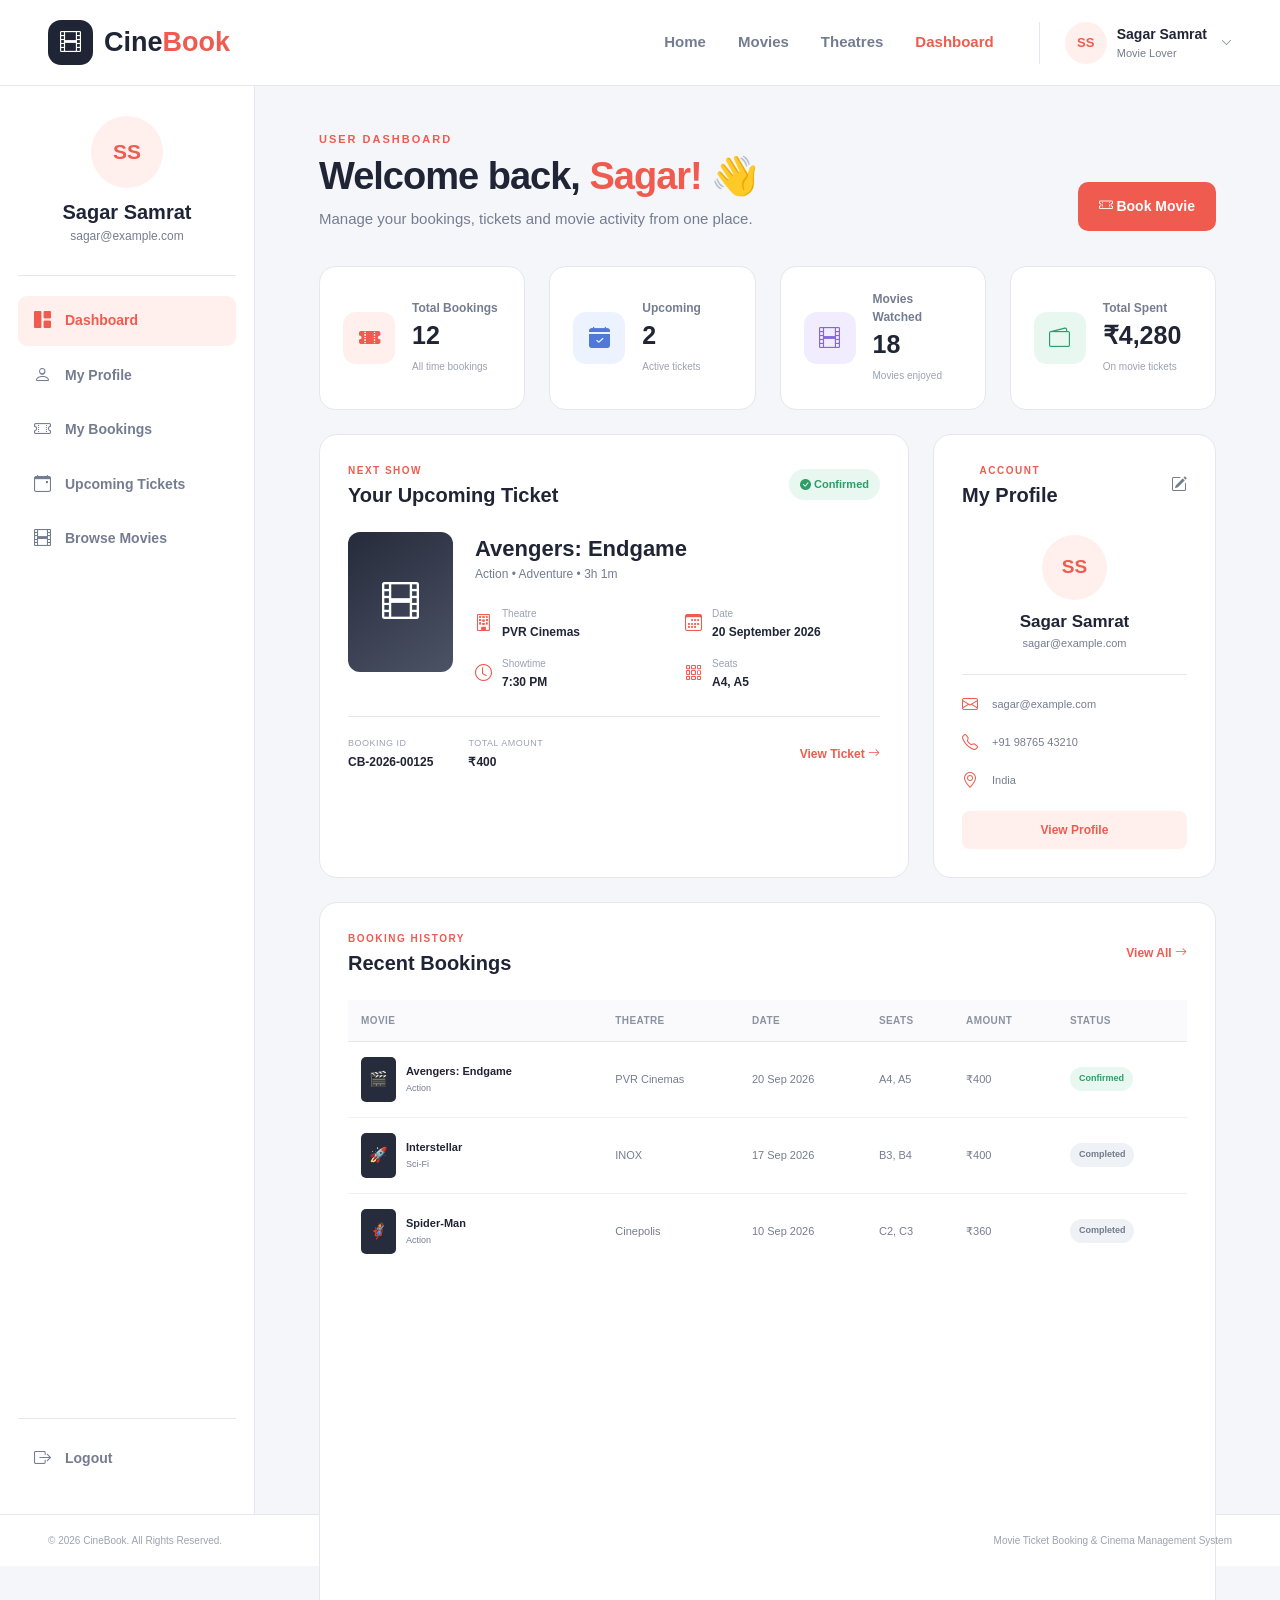
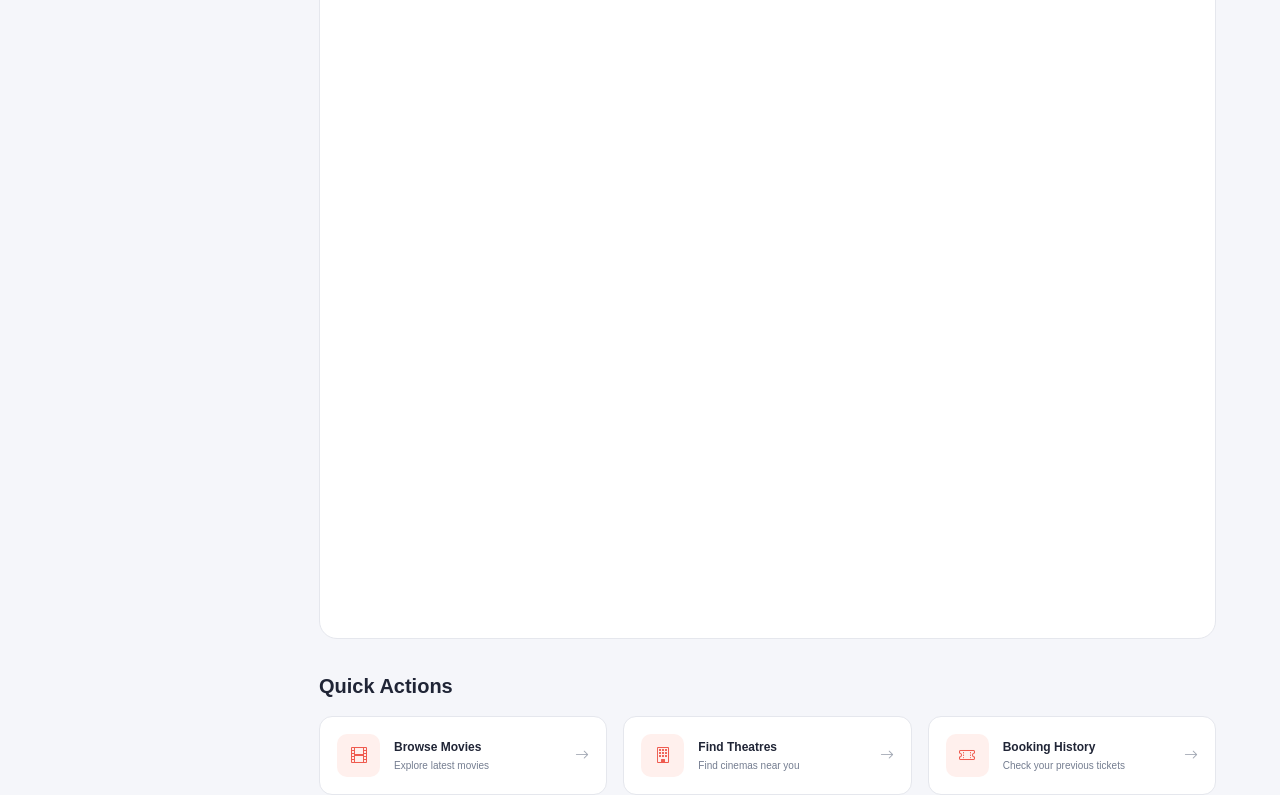
<file: dashboard.html>
<!DOCTYPE html>
<html lang="en">

<head>

    <meta charset="UTF-8">

    <meta
        name="viewport"
        content="width=device-width, initial-scale=1.0"
    >

    <title>CineBook | User Dashboard</title>


    <!-- Bootstrap CSS -->

    <link
        href="https://cdn.jsdelivr.net/npm/bootstrap@5.3.3/dist/css/bootstrap.min.css"
        rel="stylesheet"
    >


    <!-- Bootstrap Icons -->

    <link
        rel="stylesheet"
        href="https://cdn.jsdelivr.net/npm/bootstrap-icons@1.11.3/font/bootstrap-icons.min.css"
    >


    <!-- Dashboard CSS -->

    <link
        rel="stylesheet"
        href="./dashborad.css"
    >

</head>


<body>


<!-- ==================================================
     NAVBAR
================================================== -->

<nav class="navbar navbar-expand-lg cine-navbar">

    <div class="container-fluid px-lg-5">


        <!-- LOGO -->

        <a
            href="index.html"
            class="navbar-brand cine-logo"
        >

            <span class="logo-icon">
                <i class="bi bi-film"></i>
            </span>

            <span class="logo-name">
                Cine<span>Book</span>
            </span>

        </a>


        <!-- NAVIGATION -->

        <div class="dashboard-nav">

            <a href="index.html">
                Home
            </a>

            <a href="movies.html">
                Movies
            </a>

            <a href="theatres.html">
                Theatres
            </a>

            <a href="#" class="active">
                Dashboard
            </a>

        </div>


        <!-- USER -->

        <div class="user-menu">

            <div class="user-avatar">
                SS
            </div>

            <div class="user-name">

                <strong>
                    Sagar Samrat
                </strong>

                <small>
                    Movie Lover
                </small>

            </div>

            <i class="bi bi-chevron-down"></i>

        </div>

    </div>

</nav>



<!-- ==================================================
     DASHBOARD
================================================== -->

<main class="dashboard-container">


    <!-- ==================================================
         SIDEBAR
    ================================================== -->

    <aside class="dashboard-sidebar">


        <div class="sidebar-profile">

            <div class="large-avatar">
                SS
            </div>

            <h5>
                Sagar Samrat
            </h5>

            <p>
                sagar@example.com
            </p>

        </div>


        <div class="sidebar-menu">

            <a
                href="#"
                class="sidebar-link active"
            >
                <i class="bi bi-grid-1x2-fill"></i>

                Dashboard
            </a>


            <a
                href="#profile"
                class="sidebar-link"
            >
                <i class="bi bi-person"></i>

                My Profile
            </a>


            <a
                href="#bookings"
                class="sidebar-link"
            >
                <i class="bi bi-ticket-perforated"></i>

                My Bookings
            </a>


            <a
                href="#upcoming"
                class="sidebar-link"
            >
                <i class="bi bi-calendar-event"></i>

                Upcoming Tickets
            </a>


            <a
                href="movies.html"
                class="sidebar-link"
            >
                <i class="bi bi-film"></i>

                Browse Movies
            </a>

        </div>


        <div class="sidebar-bottom">

            <a href="#" class="sidebar-link">

                <i class="bi bi-box-arrow-right"></i>

                Logout

            </a>

        </div>

    </aside>



    <!-- ==================================================
         MAIN CONTENT
    ================================================== -->

    <section class="dashboard-content">


        <!-- WELCOME -->

        <div class="welcome-section">

            <div>

                <p class="welcome-label">
                    USER DASHBOARD
                </p>

                <h1>
                    Welcome back,
                    <span>Sagar!</span> 👋
                </h1>

                <p class="welcome-text">

                    Manage your bookings, tickets and
                    movie activity from one place.

                </p>

            </div>


            <a
                href="movies.html"
                class="btn book-btn"
            >

                <i class="bi bi-ticket-perforated"></i>

                Book Movie

            </a>

        </div>



        <!-- ==================================================
             STAT CARDS
        ================================================== -->

        <div class="row g-4 mb-4">


            <!-- TOTAL BOOKINGS -->

            <div class="col-xl-3 col-md-6">

                <div class="stat-card">

                    <div class="stat-icon red">

                        <i class="bi bi-ticket-perforated-fill"></i>

                    </div>

                    <div>

                        <p>
                            Total Bookings
                        </p>

                        <h2>
                            12
                        </h2>

                        <small>
                            All time bookings
                        </small>

                    </div>

                </div>

            </div>


            <!-- UPCOMING -->

            <div class="col-xl-3 col-md-6">

                <div class="stat-card">

                    <div class="stat-icon blue">

                        <i class="bi bi-calendar-check-fill"></i>

                    </div>

                    <div>

                        <p>
                            Upcoming
                        </p>

                        <h2>
                            2
                        </h2>

                        <small>
                            Active tickets
                        </small>

                    </div>

                </div>

            </div>


            <!-- MOVIES -->

            <div class="col-xl-3 col-md-6">

                <div class="stat-card">

                    <div class="stat-icon purple">

                        <i class="bi bi-film"></i>

                    </div>

                    <div>

                        <p>
                            Movies Watched
                        </p>

                        <h2>
                            18
                        </h2>

                        <small>
                            Movies enjoyed
                        </small>

                    </div>

                </div>

            </div>


            <!-- SPENDING -->

            <div class="col-xl-3 col-md-6">

                <div class="stat-card">

                    <div class="stat-icon green">

                        <i class="bi bi-wallet2"></i>

                    </div>

                    <div>

                        <p>
                            Total Spent
                        </p>

                        <h2>
                            ₹4,280
                        </h2>

                        <small>
                            On movie tickets
                        </small>

                    </div>

                </div>

            </div>

        </div>



        <!-- ==================================================
             UPCOMING TICKET + PROFILE
        ================================================== -->

        <div class="row g-4 mb-4">


            <!-- UPCOMING TICKET -->

            <div
                class="col-lg-8"
                id="upcoming"
            >

                <div class="section-card upcoming-card">


                    <div class="card-heading">

                        <div>

                            <p class="card-label">
                                NEXT SHOW
                            </p>

                            <h3>
                                Your Upcoming Ticket
                            </h3>

                        </div>

                        <span class="confirmed-badge">
                            <i class="bi bi-check-circle-fill"></i>
                            Confirmed
                        </span>

                    </div>


                    <div class="ticket-content">


                        <!-- MOVIE POSTER -->

                        <div class="movie-poster">

                            <i class="bi bi-film"></i>

                        </div>


                        <!-- MOVIE DETAILS -->

                        <div class="ticket-details">

                            <h2>
                                Avengers: Endgame
                            </h2>

                            <p class="movie-meta">
                                Action • Adventure • 3h 1m
                            </p>


                            <div class="ticket-info">

                                <div>

                                    <i class="bi bi-building"></i>

                                    <div>

                                        <small>
                                            Theatre
                                        </small>

                                        <strong>
                                            PVR Cinemas
                                        </strong>

                                    </div>

                                </div>


                                <div>

                                    <i class="bi bi-calendar3"></i>

                                    <div>

                                        <small>
                                            Date
                                        </small>

                                        <strong>
                                            20 September 2026
                                        </strong>

                                    </div>

                                </div>


                                <div>

                                    <i class="bi bi-clock"></i>

                                    <div>

                                        <small>
                                            Showtime
                                        </small>

                                        <strong>
                                            7:30 PM
                                        </strong>

                                    </div>

                                </div>


                                <div>

                                    <i class="bi bi-grid-3x3-gap"></i>

                                    <div>

                                        <small>
                                            Seats
                                        </small>

                                        <strong>
                                            A4, A5
                                        </strong>

                                    </div>

                                </div>

                            </div>

                        </div>

                    </div>


                    <div class="ticket-footer">

                        <div>

                            <span>
                                Booking ID
                            </span>

                            <strong>
                                CB-2026-00125
                            </strong>

                        </div>


                        <div>

                            <span>
                                Total Amount
                            </span>

                            <strong>
                                ₹400
                            </strong>

                        </div>


                        <a
                            href="#"
                            class="view-ticket"
                        >

                            View Ticket

                            <i class="bi bi-arrow-right"></i>

                        </a>

                    </div>

                </div>

            </div>



            <!-- PROFILE -->

            <div
                class="col-lg-4"
                id="profile"
            >

                <div class="section-card profile-card">


                    <div class="card-heading">

                        <div>

                            <p class="card-label">
                                ACCOUNT
                            </p>

                            <h3>
                                My Profile
                            </h3>

                        </div>

                        <i class="bi bi-pencil-square edit-icon"></i>

                    </div>


                    <div class="profile-main">

                        <div class="profile-avatar">
                            SS
                        </div>

                        <h4>
                            Sagar Samrat
                        </h4>

                        <p>
                            sagar@example.com
                        </p>

                    </div>


                    <div class="profile-details">

                        <div>

                            <i class="bi bi-envelope"></i>

                            <span>
                                sagar@example.com
                            </span>

                        </div>


                        <div>

                            <i class="bi bi-telephone"></i>

                            <span>
                                +91 98765 43210
                            </span>

                        </div>


                        <div>

                            <i class="bi bi-geo-alt"></i>

                            <span>
                                India
                            </span>

                        </div>

                    </div>


                    <a
                        href="#"
                        class="profile-btn"
                    >

                        View Profile

                    </a>

                </div>

            </div>

        </div>



        <!-- ==================================================
             RECENT BOOKINGS
        ================================================== -->

        <div
            class="section-card"
            id="bookings"
        >


            <div class="card-heading">

                <div>

                    <p class="card-label">
                        BOOKING HISTORY
                    </p>

                    <h3>
                        Recent Bookings
                    </h3>

                </div>


                <a
                    href="#"
                    class="view-all"
                >
                    View All
                    <i class="bi bi-arrow-right"></i>
                </a>

            </div>


            <div class="table-responsive">

                <table class="table booking-table">

                    <thead>

                        <tr>

                            <th>
                                Movie
                            </th>

                            <th>
                                Theatre
                            </th>

                            <th>
                                Date
                            </th>

                            <th>
                                Seats
                            </th>

                            <th>
                                Amount
                            </th>

                            <th>
                                Status
                            </th>

                        </tr>

                    </thead>


                    <tbody>


                        <!-- BOOKING 1 -->

                        <tr>

                            <td>

                                <div class="movie-table-info">

                                    <div class="mini-poster">
                                        🎬
                                    </div>

                                    <div>

                                        <strong>
                                            Avengers: Endgame
                                        </strong>

                                        <small>
                                            Action
                                        </small>

                                    </div>

                                </div>

                            </td>


                            <td>
                                PVR Cinemas
                            </td>


                            <td>
                                20 Sep 2026
                            </td>


                            <td>
                                A4, A5
                            </td>


                            <td>
                                ₹400
                            </td>


                            <td>

                                <span class="status confirmed">
                                    Confirmed
                                </span>

                            </td>

                        </tr>



                        <!-- BOOKING 2 -->

                        <tr>

                            <td>

                                <div class="movie-table-info">

                                    <div class="mini-poster">
                                        🚀
                                    </div>

                                    <div>

                                        <strong>
                                            Interstellar
                                        </strong>

                                        <small>
                                            Sci-Fi
                                        </small>

                                    </div>

                                </div>

                            </td>


                            <td>
                                INOX
                            </td>


                            <td>
                                17 Sep 2026
                            </td>


                            <td>
                                B3, B4
                            </td>


                            <td>
                                ₹400
                            </td>


                            <td>

                                <span class="status completed">
                                    Completed
                                </span>

                            </td>

                        </tr>



                        <!-- BOOKING 3 -->

                        <tr>

                            <td>

                                <div class="movie-table-info">

                                    <div class="mini-poster">
                                        🦸
                                    </div>

                                    <div>

                                        <strong>
                                            Spider-Man
                                        </strong>

                                        <small>
                                            Action
                                        </small>

                                    </div>

                                </div>

                            </td>


                            <td>
                                Cinepolis
                            </td>


                            <td>
                                10 Sep 2026
                            </td>


                            <td>
                                C2, C3
                            </td>


                            <td>
                                ₹360
                            </td>


                            <td>

                                <span class="status completed">
                                    Completed
                                </span>

                            </td>

                        </tr>


                    </tbody>

                </table>

            </div>

        </div>



        <!-- ==================================================
             QUICK ACTIONS
        ================================================== -->

        <div class="quick-section">

            <h3>
                Quick Actions
            </h3>


            <div class="row g-3">


                <div class="col-md-4">

                    <a
                        href="movies.html"
                        class="quick-card"
                    >

                        <div class="quick-icon">
                            <i class="bi bi-film"></i>
                        </div>

                        <div>

                            <strong>
                                Browse Movies
                            </strong>

                            <span>
                                Explore latest movies
                            </span>

                        </div>

                        <i class="bi bi-arrow-right"></i>

                    </a>

                </div>


                <div class="col-md-4">

                    <a
                        href="theatres.html"
                        class="quick-card"
                    >

                        <div class="quick-icon">
                            <i class="bi bi-building"></i>
                        </div>

                        <div>

                            <strong>
                                Find Theatres
                            </strong>

                            <span>
                                Find cinemas near you
                            </span>

                        </div>

                        <i class="bi bi-arrow-right"></i>

                    </a>

                </div>


                <div class="col-md-4">

                    <a
                        href="#bookings"
                        class="quick-card"
                    >

                        <div class="quick-icon">
                            <i class="bi bi-ticket-perforated"></i>
                        </div>

                        <div>

                            <strong>
                                Booking History
                            </strong>

                            <span>
                                Check your previous tickets
                            </span>

                        </div>

                        <i class="bi bi-arrow-right"></i>

                    </a>

                </div>


            </div>

        </div>


    </section>

</main>



<!-- ==================================================
     FOOTER
================================================== -->

<footer class="dashboard-footer">

    <div class="container-fluid px-lg-5">

        <div class="d-flex justify-content-between flex-wrap gap-3">

            <p>
                © 2026 CineBook. All Rights Reserved.
            </p>

            <p>
                Movie Ticket Booking & Cinema Management System
            </p>

        </div>

    </div>

</footer>


</body>

</html>
</file>
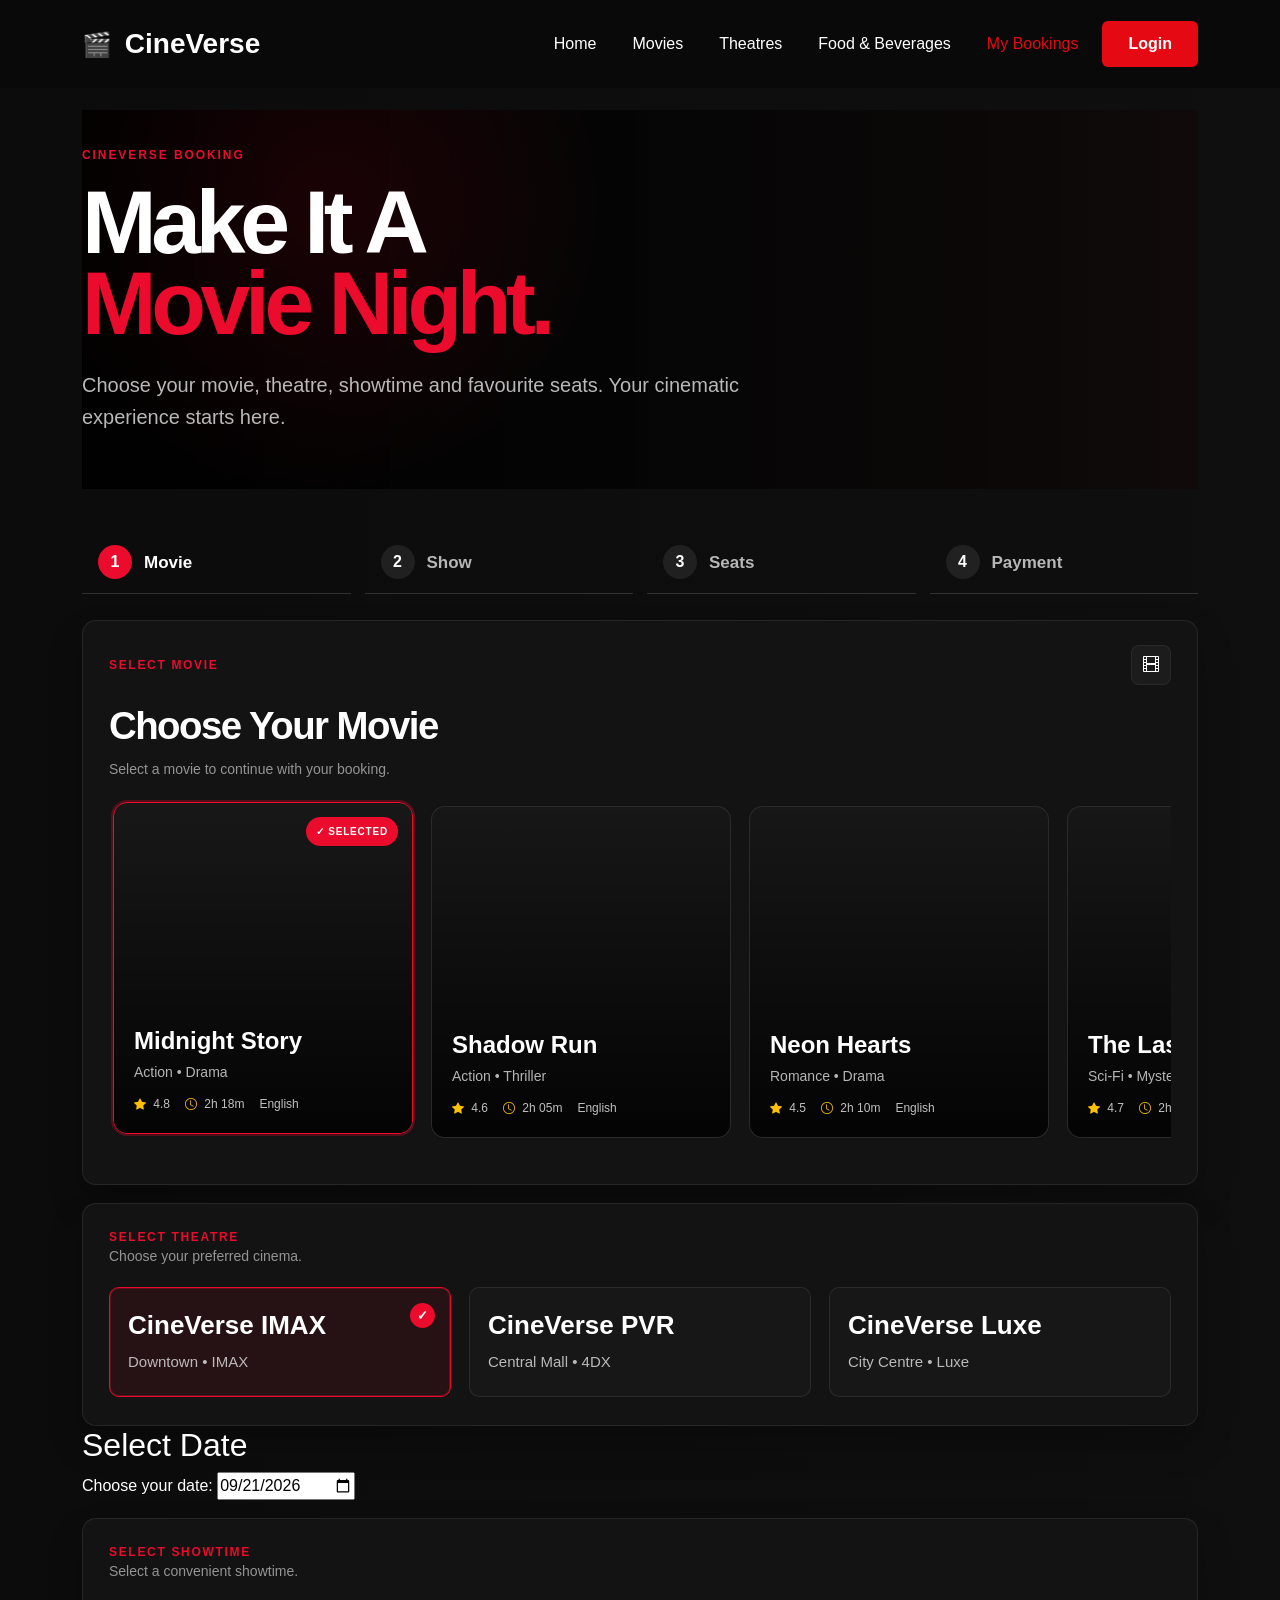
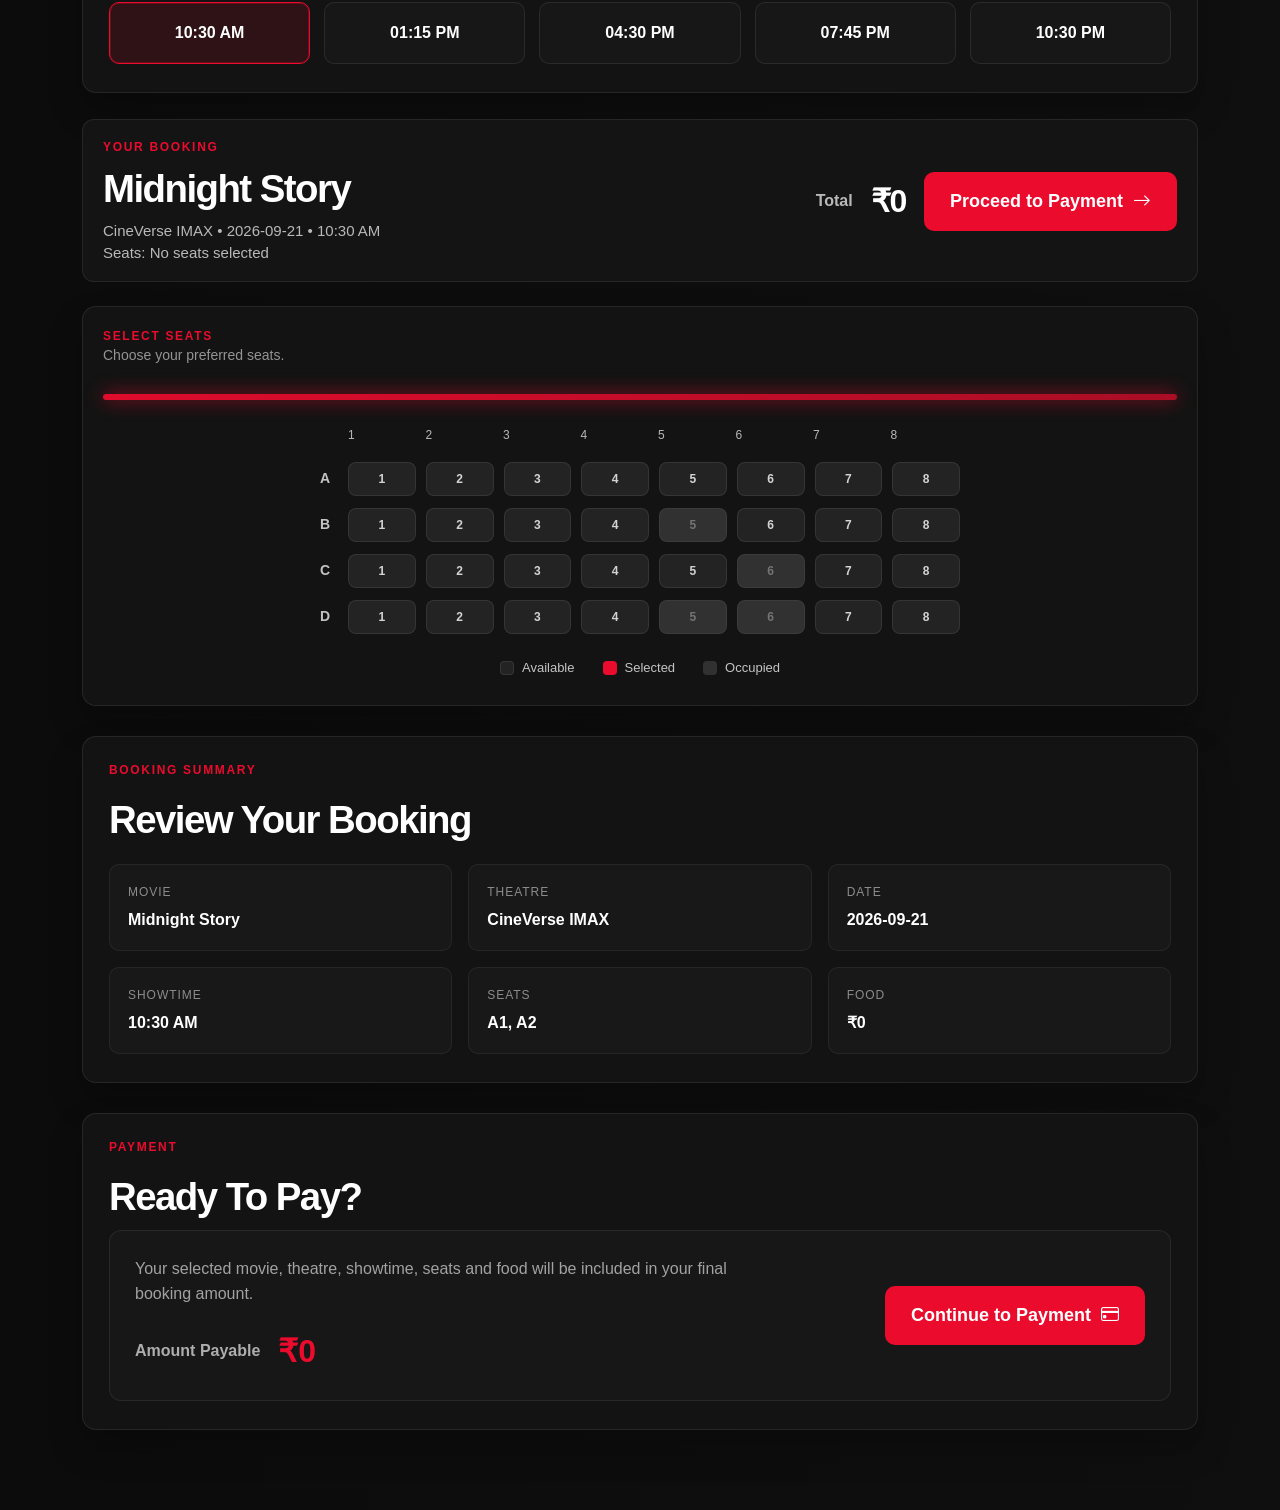
<file: pages/booking.html>
<!DOCTYPE html>
<html lang="en">

<head>
    <meta charset="UTF-8">
    <meta name="viewport" content="width=device-width, initial-scale=1.0">

    <title>CineVerse - Booking</title>

    <!-- Bootstrap -->
    <link rel="stylesheet"
        href="https://cdn.jsdelivr.net/npm/bootstrap@5.3.3/dist/css/bootstrap.min.css">

    <!-- Bootstrap Icons -->
    <link rel="stylesheet"
        href="https://cdn.jsdelivr.net/npm/bootstrap-icons@1.11.3/font/bootstrap-icons.min.css">

    <!-- Booking CSS -->
    <link rel="stylesheet" href="../css/booking.css">
</head>


<body>

<!-- =====================================================
                     NAVBAR
===================================================== -->

<nav class="navbar navbar-expand-lg navbar-dark fixed-top cine-navbar">

    <div class="container">

        <a class="navbar-brand cine-logo" href="home.html">
            <span class="logo-icon">🎬</span>
            CineVerse
        </a>


        <button class="navbar-toggler"
                type="button"
                data-bs-toggle="collapse"
                data-bs-target="#mainNavbar">

            <span class="navbar-toggler-icon"></span>

        </button>


        <div class="collapse navbar-collapse" id="mainNavbar">

            <ul class="navbar-nav ms-auto align-items-lg-center">

                <li class="nav-item">
                    <a class="nav-link" href="home.html">
                        Home
                    </a>
                </li>

                <li class="nav-item">
                    <a class="nav-link" href="movies.html">
                        Movies
                    </a>
                </li>

                <li class="nav-item">
                    <a class="nav-link" href="theatres.html">
                        Theatres
                    </a>
                </li>

                <li class="nav-item">
                    <a class="nav-link"
                       href="food-and-beverages.html">
                        Food &amp; Beverages
                    </a>
                </li>

                <li class="nav-item">
                    <a class="nav-link active"
                       href="booking.html">
                        My Bookings
                    </a>
                </li>

                <li class="nav-item ms-lg-3">

                    <a class="btn login-btn" href="login.html">
                        Login
                    </a>

                </li>

            </ul>

        </div>

    </div>

</nav>



<!-- =====================================================
                  MAIN BOOKING PAGE
===================================================== -->

<main class="booking-page">

<div class="container">


<!-- =====================================================
                         HERO
===================================================== -->

<section class="booking-hero">

    <div class="hero-content">

        <p class="eyebrow">
            CINEVERSE BOOKING
        </p>

        <h1>
            Make It A <span>Movie Night.</span>
        </h1>

        <p class="subtitle">
            Choose your movie, theatre, showtime and favourite seats.
            Your cinematic experience starts here.
        </p>

    </div>

</section>



<!-- =====================================================
                    BOOKING STEPS
===================================================== -->

<div class="booking-steps">

    <a href="#movie-selection"
       class="step active">

        <span class="step-number">
            1
        </span>

        <span>
            Movie
        </span>

    </a>


    <a href="#show-selection"
       class="step">

        <span class="step-number">
            2
        </span>

        <span>
            Show
        </span>

    </a>


    <a href="#seat-selection"
       class="step">

        <span class="step-number">
            3
        </span>

        <span>
            Seats
        </span>

    </a>


    <a href="#payment-section"
       class="step">

        <span class="step-number">
            4
        </span>

        <span>
            Payment
        </span>

    </a>

</div>



<!-- =====================================================
                    MOVIE SELECTION
===================================================== -->

<section class="booking-panel"
         id="movie-selection">

    <div class="panel-header">

        <p class="section-tag">
            SELECT MOVIE
        </p>

        <span class="mini-icon">
            <i class="bi bi-film"></i>
        </span>

    </div>


    <h2 class="panel-title">
        Choose Your Movie
    </h2>


    <p class="selection-help">
        Select a movie to continue with your booking.
    </p>



    <!-- MOVIE HORIZONTAL SCROLL -->

    <div class="movie-scroll">


        <!-- MOVIE 1 -->

        <label class="movie-card">

            <input type="radio"
                   name="movie"
                   value="Midnight Story"
                   checked>


            <div class="movie-card-content">

                <div class="movie-poster-image midnight-story">
                </div>


                <div class="movie-card-info">

                    <h3>
                        Midnight Story
                    </h3>

                    <p>
                        Action • Drama
                    </p>


                    <div class="movie-small-info">

                        <span>
                            <i class="bi bi-star-fill"></i>
                            4.8
                        </span>

                        <span>
                            <i class="bi bi-clock"></i>
                            2h 18m
                        </span>

                        <span>
                            English
                        </span>

                    </div>

                </div>

            </div>

        </label>



        <!-- MOVIE 2 -->

        <label class="movie-card">

            <input type="radio"
                   name="movie"
                   value="Shadow Run">


            <div class="movie-card-content">

                <div class="movie-poster-image shadow-run">
                </div>


                <div class="movie-card-info">

                    <h3>
                        Shadow Run
                    </h3>

                    <p>
                        Action • Thriller
                    </p>


                    <div class="movie-small-info">

                        <span>
                            <i class="bi bi-star-fill"></i>
                            4.6
                        </span>

                        <span>
                            <i class="bi bi-clock"></i>
                            2h 05m
                        </span>

                        <span>
                            English
                        </span>

                    </div>

                </div>

            </div>

        </label>



        <!-- MOVIE 3 -->

        <label class="movie-card">

            <input type="radio"
                   name="movie"
                   value="Neon Hearts">


            <div class="movie-card-content">

                <div class="movie-poster-image neon-hearts">
                </div>


                <div class="movie-card-info">

                    <h3>
                        Neon Hearts
                    </h3>

                    <p>
                        Romance • Drama
                    </p>


                    <div class="movie-small-info">

                        <span>
                            <i class="bi bi-star-fill"></i>
                            4.5
                        </span>

                        <span>
                            <i class="bi bi-clock"></i>
                            2h 10m
                        </span>

                        <span>
                            English
                        </span>

                    </div>

                </div>

            </div>

        </label>



        <!-- MOVIE 4 -->

        <label class="movie-card">

            <input type="radio"
                   name="movie"
                   value="The Last Signal">


            <div class="movie-card-content">

                <div class="movie-poster-image last-signal">
                </div>


                <div class="movie-card-info">

                    <h3>
                        The Last Signal
                    </h3>

                    <p>
                        Sci-Fi • Mystery
                    </p>


                    <div class="movie-small-info">

                        <span>
                            <i class="bi bi-star-fill"></i>
                            4.7
                        </span>

                        <span>
                            <i class="bi bi-clock"></i>
                            2h 22m
                        </span>

                        <span>
                            English
                        </span>

                    </div>

                </div>

            </div>

        </label>



        <!-- MOVIE 5 -->

        <label class="movie-card">

            <input type="radio"
                   name="movie"
                   value="Dark Horizon">


            <div class="movie-card-content">

                <div class="movie-poster-image dark-horizon">
                </div>


                <div class="movie-card-info">

                    <h3>
                        Dark Horizon
                    </h3>

                    <p>
                        Horror • Thriller
                    </p>


                    <div class="movie-small-info">

                        <span>
                            <i class="bi bi-star-fill"></i>
                            4.4
                        </span>

                        <span>
                            <i class="bi bi-clock"></i>
                            1h 58m
                        </span>

                        <span>
                            English
                        </span>

                    </div>

                </div>

            </div>

        </label>

    </div>

</section>



<!-- =====================================================
                    THEATRE SELECTION
===================================================== -->

<section class="booking-panel"
         id="theatres">

    <p class="section-tag">
        SELECT THEATRE
    </p>


    <p class="selection-help">
        Choose your preferred cinema.
    </p>


    <div class="theatre-grid">


        <!-- THEATRE 1 -->

        <label class="theatre-card">

            <input type="radio"
                   name="theatre"
                   value="CineVerse IMAX"
                   checked>


            <div>

                <h4>
                    CineVerse IMAX
                </h4>

                <span>
                    Downtown • IMAX
                </span>

            </div>

        </label>



        <!-- THEATRE 2 -->

        <label class="theatre-card">

            <input type="radio"
                   name="theatre"
                   value="CineVerse PVR">


            <div>

                <h4>
                    CineVerse PVR
                </h4>

                <span>
                    Central Mall • 4DX
                </span>

            </div>

        </label>



        <!-- THEATRE 3 -->

        <label class="theatre-card">

            <input type="radio"
                   name="theatre"
                   value="CineVerse Luxe">


            <div>

                <h4>
                    CineVerse Luxe
                </h4>

                <span>
                    City Centre • Luxe
                </span>

            </div>

        </label>

    </div>

</section>



<!-- =====================================================
                      DATE SELECTION
===================================================== -->
<!-- DATE SELECTION -->
<section class="booking-section">

    <h2>Select Date</h2>

    <div class="date-picker">

        <label for="bookingDate">Choose your date:</label>

        <input 
            type="date" 
            id="bookingDate" 
            name="date"
            value="2026-09-21"
            min="2026-09-21"
        >

    </div>

</section>
<!-- =====================================================
                     SHOWTIME SELECTION
===================================================== -->

<section class="booking-panel"
         id="show-selection">

    <p class="section-tag">
        SELECT SHOWTIME
    </p>


    <p class="selection-help">
        Select a convenient showtime.
    </p>


    <div class="showtime-grid">


        <label class="time-slot">

            <input type="radio"
                   name="showtime"
                   value="10:30 AM"
                   checked>

            <span>
                10:30 AM
            </span>

        </label>



        <label class="time-slot">

            <input type="radio"
                   name="showtime"
                   value="01:15 PM">

            <span>
                01:15 PM
            </span>

        </label>



        <label class="time-slot">

            <input type="radio"
                   name="showtime"
                   value="04:30 PM">

            <span>
                04:30 PM
            </span>

        </label>



        <label class="time-slot">

            <input type="radio"
                   name="showtime"
                   value="07:45 PM">

            <span>
                07:45 PM
            </span>

        </label>



        <label class="time-slot">

            <input type="radio"
                   name="showtime"
                   value="10:30 PM">

            <span>
                10:30 PM
            </span>

        </label>

    </div>

</section>



<!-- =====================================================
                  BOOKING INFORMATION BAR
===================================================== -->

<div class="booking-footer-bar">


    <div class="booking-copy">

        <p class="section-tag">
            YOUR BOOKING
        </p>


        <h3 id="bookingMovie">
            Midnight Story
        </h3>


        <div class="booking-meta"
             id="bookingDetails">

            CineVerse IMAX •
            21 September 2026 •
            10:30 AM

        </div>


        <div class="booking-seats">

            Seats:
            <span id="summarySeats">
                A1, A2
            </span>

        </div>

    </div>



    <div class="booking-price-box">

        <span>
            Total
        </span>


        <strong id="totalAmount">
            ₹672
        </strong>


        <a href="#payment-section"
           class="checkout-btn">

            Proceed to Payment

            <i class="bi bi-arrow-right"></i>

        </a>

    </div>

</div>



<!-- =====================================================
                      SEAT SELECTION
===================================================== -->

<section class="booking-panel seat-panel"
         id="seat-selection">

    <p class="section-tag">
        SELECT SEATS
    </p>


    <p class="selection-help">
        Choose your preferred seats.
    </p>


    <div class="screen"></div>


    <div class="seat-layout">


        <!-- COLUMN NUMBERS -->

        <div class="seat-row top-seat-row">

            <span></span>

            <span>1</span>
            <span>2</span>
            <span>3</span>
            <span>4</span>
            <span>5</span>
            <span>6</span>
            <span>7</span>
            <span>8</span>

        </div>



        <!-- ROW A -->

        <div class="seat-row">

            <span class="seat-label">
                A
            </span>


            <input type="checkbox"
                   id="A1">

            <label class="seat available"
                   for="A1"
                   data-seat="A1">
                1
            </label>


            <input type="checkbox"
                   id="A2">

            <label class="seat available"
                   for="A2"
                   data-seat="A2">
                2
            </label>


            <input type="checkbox"
                   id="A3">

            <label class="seat available"
                   for="A3"
                   data-seat="A3">
                3
            </label>


            <input type="checkbox"
                   id="A4">

            <label class="seat available"
                   for="A4"
                   data-seat="A4">
                4
            </label>


            <input type="checkbox"
                   id="A5">

            <label class="seat available"
                   for="A5"
                   data-seat="A5">
                5
            </label>


            <input type="checkbox"
                   id="A6">

            <label class="seat available"
                   for="A6"
                   data-seat="A6">
                6
            </label>


            <input type="checkbox"
                   id="A7">

            <label class="seat available"
                   for="A7"
                   data-seat="A7">
                7
            </label>


            <input type="checkbox"
                   id="A8">

            <label class="seat available"
                   for="A8"
                   data-seat="A8">
                8
            </label>

        </div>



        <!-- ROW B -->

        <div class="seat-row">

            <span class="seat-label">
                B
            </span>


            <input type="checkbox"
                   id="B1">

            <label class="seat available"
                   for="B1"
                   data-seat="B1">
                1
            </label>


            <input type="checkbox"
                   id="B2">

            <label class="seat available"
                   for="B2"
                   data-seat="B2">
                2
            </label>


            <input type="checkbox"
                   id="B3">

            <label class="seat available"
                   for="B3"
                   data-seat="B3">
                3
            </label>


            <input type="checkbox"
                   id="B4">

            <label class="seat available"
                   for="B4"
                   data-seat="B4">
                4
            </label>


            <input type="checkbox"
                   id="B5"
                   disabled>

            <label class="seat occupied"
                   for="B5"
                   data-seat="B5">
                5
            </label>


            <input type="checkbox"
                   id="B6">

            <label class="seat available"
                   for="B6"
                   data-seat="B6">
                6
            </label>


            <input type="checkbox"
                   id="B7">

            <label class="seat available"
                   for="B7"
                   data-seat="B7">
                7
            </label>


            <input type="checkbox"
                   id="B8">

            <label class="seat available"
                   for="B8"
                   data-seat="B8">
                8
            </label>

        </div>



        <!-- ROW C -->

        <div class="seat-row">

            <span class="seat-label">
                C
            </span>


            <input type="checkbox"
                   id="C1">

            <label class="seat available"
                   for="C1"
                   data-seat="C1">
                1
            </label>


            <input type="checkbox"
                   id="C2">

            <label class="seat available"
                   for="C2"
                   data-seat="C2">
                2
            </label>


            <input type="checkbox"
                   id="C3">

            <label class="seat available"
                   for="C3"
                   data-seat="C3">
                3
            </label>


            <input type="checkbox"
                   id="C4">

            <label class="seat available"
                   for="C4"
                   data-seat="C4">
                4
            </label>


            <input type="checkbox"
                   id="C5">

            <label class="seat available"
                   for="C5"
                   data-seat="C5">
                5
            </label>


            <input type="checkbox"
                   id="C6"
                   disabled>

            <label class="seat occupied"
                   for="C6"
                   data-seat="C6">
                6
            </label>


            <input type="checkbox"
                   id="C7">

            <label class="seat available"
                   for="C7"
                   data-seat="C7">
                7
            </label>


            <input type="checkbox"
                   id="C8">

            <label class="seat available"
                   for="C8"
                   data-seat="C8">
                8
            </label>

        </div>



        <!-- ROW D -->

        <div class="seat-row">

            <span class="seat-label">
                D
            </span>


            <input type="checkbox"
                   id="D1">

            <label class="seat available"
                   for="D1"
                   data-seat="D1">
                1
            </label>


            <input type="checkbox"
                   id="D2">

            <label class="seat available"
                   for="D2"
                   data-seat="D2">
                2
            </label>


            <input type="checkbox"
                   id="D3">

            <label class="seat available"
                   for="D3"
                   data-seat="D3">
                3
            </label>


            <input type="checkbox"
                   id="D4">

            <label class="seat available"
                   for="D4"
                   data-seat="D4">
                4
            </label>


            <input type="checkbox"
                   id="D5"
                   disabled>

            <label class="seat occupied"
                   for="D5"
                   data-seat="D5">
                5
            </label>


            <input type="checkbox"
                   id="D6"
                   disabled>

            <label class="seat occupied"
                   for="D6"
                   data-seat="D6">
                6
            </label>


            <input type="checkbox"
                   id="D7">

            <label class="seat available"
                   for="D7"
                   data-seat="D7">
                7
            </label>


            <input type="checkbox"
                   id="D8">

            <label class="seat available"
                   for="D8"
                   data-seat="D8">
                8
            </label>

        </div>

    </div>



    <!-- SEAT LEGEND -->

    <div class="legend">

        <span>

            <i class="legend-box available"></i>

            Available

        </span>


        <span>

            <i class="legend-box selected"></i>

            Selected

        </span>


        <span>

            <i class="legend-box occupied"></i>

            Occupied

        </span>

    </div>

</section>



<!-- =====================================================
                    BOOKING SUMMARY
===================================================== -->

<section class="booking-panel final-summary">

    <p class="section-tag">
        BOOKING SUMMARY
    </p>


    <h2 class="panel-title">
        Review Your Booking
    </h2>


    <div class="summary-grid">


        <div>

            <span>
                Movie
            </span>

            <strong id="summaryMovie">
                Midnight Story
            </strong>

        </div>


        <div>

            <span>
                Theatre
            </span>

            <strong id="summaryTheatre">
                CineVerse IMAX
            </strong>

        </div>


        <div>

            <span>
                Date
            </span>

            <strong id="summaryDate">
                21 September 2026
            </strong>

        </div>


        <div>

            <span>
                Showtime
            </span>

            <strong id="summaryShowtime">
                10:30 AM
            </strong>

        </div>


        <div>

            <span>
                Seats
            </span>

            <strong id="summarySeats">
                A1, A2
            </strong>

        </div>


        <div>

            <span>
                Food
            </span>

            <strong id="summaryFood">
                ₹0
            </strong>

        </div>

    </div>

</section>



<!-- =====================================================
                       PAYMENT
===================================================== -->

<section class="booking-panel payment-panel"
         id="payment-section">

    <p class="section-tag">
        PAYMENT
    </p>


    <h2 class="panel-title">
        Ready To Pay?
    </h2>


    <div class="payment-box">


        <div class="payment-info">

            <p>
                Your selected movie, theatre, showtime,
                seats and food will be included in your
                final booking amount.
            </p>


            <div class="payment-total">

                <span>
                    Amount Payable
                </span>


                <strong id="paymentTotal">
                    ₹672
                </strong>

            </div>

        </div>


        <a href="#payment-section"
           class="checkout-btn">

            Continue to Payment

            <i class="bi bi-credit-card"></i>

        </a>

    </div>

</section>


</div>

</main>



<!-- =====================================================
                   BOOTSTRAP JAVASCRIPT
===================================================== -->

<script src="https://cdn.jsdelivr.net/npm/bootstrap@5.3.3/dist/js/bootstrap.bundle.min.js">
</script>


<!-- =====================================================
                   YOUR JAVASCRIPT
===================================================== -->

<script src="../js/auth.js"></script>
<script src="../js/booking.js"></script>


</body>

</html>
</file>
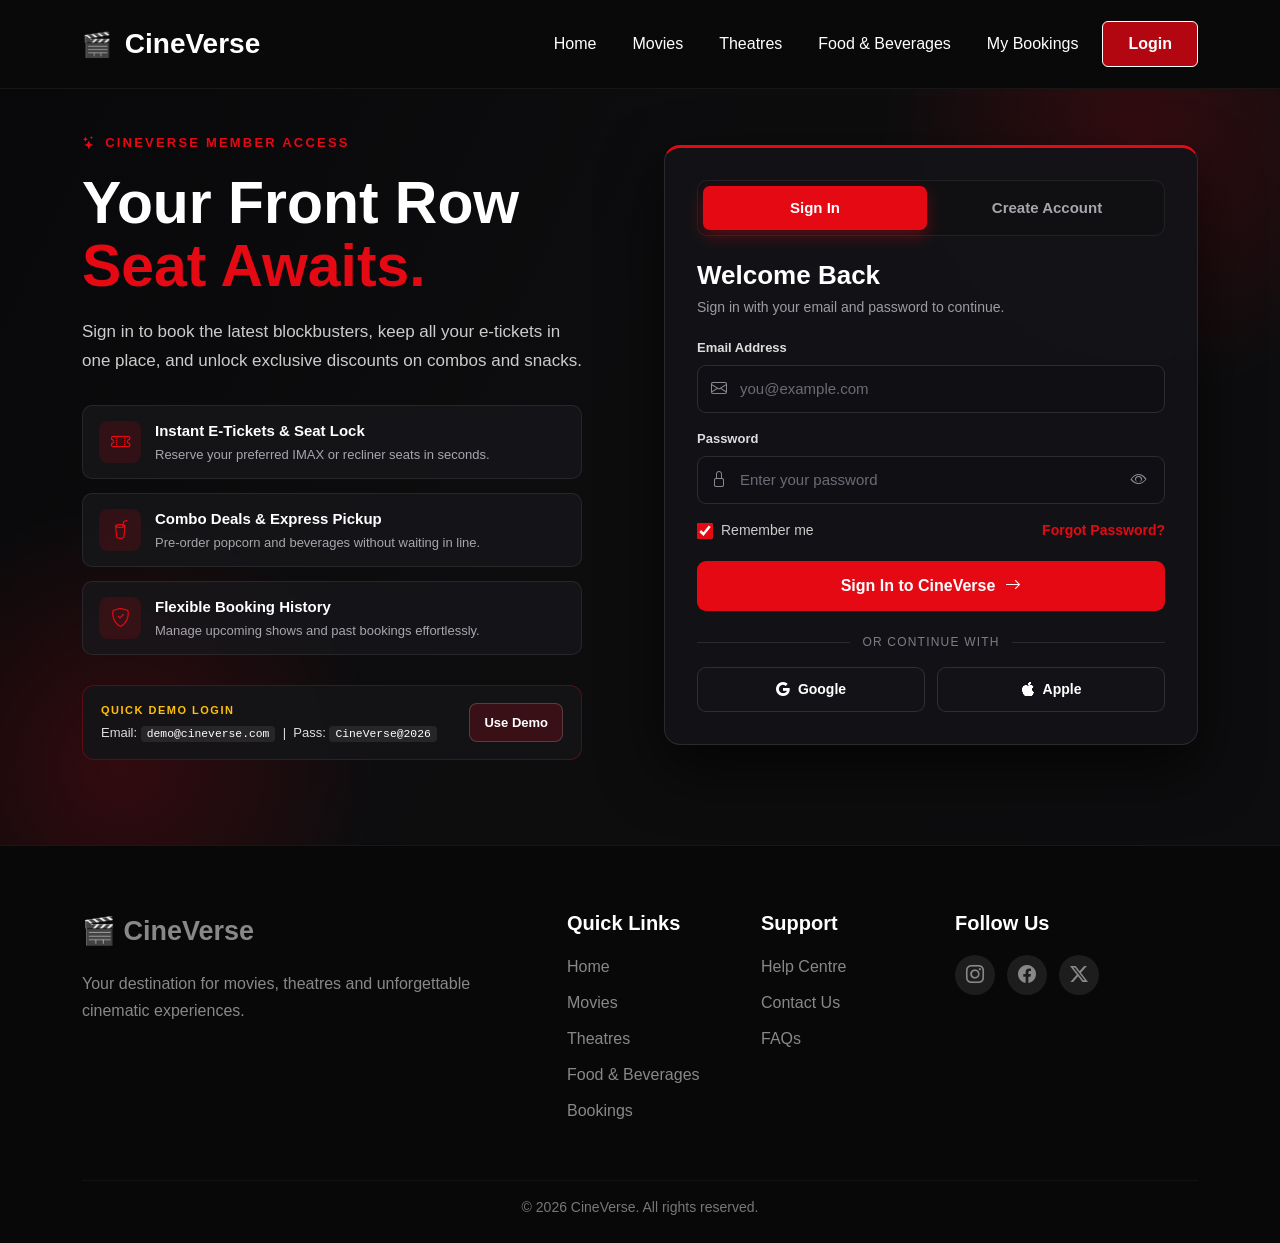
<file: pages/login.html>
<!DOCTYPE html>
<html lang="en">

<head>
    <meta charset="UTF-8">
    <meta name="viewport" content="width=device-width, initial-scale=1.0">
    <title>CineVerse - Login</title>

    <!-- Bootstrap CSS -->
    <link
        href="https://cdn.jsdelivr.net/npm/bootstrap@5.3.3/dist/css/bootstrap.min.css"
        rel="stylesheet">

    <!-- Bootstrap Icons -->
    <link
        rel="stylesheet"
        href="https://cdn.jsdelivr.net/npm/bootstrap-icons@1.11.3/font/bootstrap-icons.min.css">

    <!-- Login Page CSS -->
    <link rel="stylesheet" href="../css/login.css">
</head>

<body>

<!-- =====================================================
     NAVBAR
===================================================== -->
<nav class="navbar navbar-expand-lg navbar-dark fixed-top cine-navbar">
    <div class="container">

        <a class="navbar-brand cine-logo" href="home.html">
            <span class="logo-icon">🎬</span>
            CineVerse
        </a>

        <button
            class="navbar-toggler"
            type="button"
            data-bs-toggle="collapse"
            data-bs-target="#mainNavbar"
            aria-controls="mainNavbar"
            aria-expanded="false"
            aria-label="Toggle navigation">
            <span class="navbar-toggler-icon"></span>
        </button>

        <div class="collapse navbar-collapse" id="mainNavbar">
            <ul class="navbar-nav ms-auto align-items-lg-center">
                <li class="nav-item">
                    <a class="nav-link" href="home.html">Home</a>
                </li>
                <li class="nav-item">
                    <a class="nav-link" href="movies.html">Movies</a>
                </li>
                <li class="nav-item">
                    <a class="nav-link" href="theatres.html">Theatres</a>
                </li>
                <li class="nav-item">
                    <a class="nav-link" href="food-and-beverages.html">Food &amp; Beverages</a>
                </li>
                <li class="nav-item">
                    <a class="nav-link" href="booking.html">My Bookings</a>
                </li>
                <li class="nav-item ms-lg-3">
                    <a class="btn login-btn active" href="login.html">Login</a>
                </li>
            </ul>
        </div>

    </div>
</nav>


<!-- =====================================================
     AUTH MAIN SECTION
===================================================== -->
<main class="auth-main">
    <div class="auth-glow auth-glow-top"></div>
    <div class="auth-glow auth-glow-bottom"></div>

    <div class="container auth-container">
        <div class="row align-items-center g-5">

            <!-- LEFT: EDITORIAL WELCOME & PERKS -->
            <div class="col-lg-6">
                <div class="auth-intro">
                    <p class="auth-eyebrow">
                        <i class="bi bi-stars"></i>
                        CINEVERSE MEMBER ACCESS
                    </p>

                    <h1>
                        Your Front Row
                        <br>
                        <span>Seat Awaits.</span>
                    </h1>

                    <p class="auth-lead">
                        Sign in to book the latest blockbusters, keep all your e-tickets
                        in one place, and unlock exclusive discounts on combos and snacks.
                    </p>

                    <div class="perk-list">
                        <div class="perk-item">
                            <div class="perk-icon">
                                <i class="bi bi-ticket-perforated"></i>
                            </div>
                            <div>
                                <strong>Instant E-Tickets &amp; Seat Lock</strong>
                                <span>Reserve your preferred IMAX or recliner seats in seconds.</span>
                            </div>
                        </div>

                        <div class="perk-item">
                            <div class="perk-icon">
                                <i class="bi bi-cup-straw"></i>
                            </div>
                            <div>
                                <strong>Combo Deals &amp; Express Pickup</strong>
                                <span>Pre-order popcorn and beverages without waiting in line.</span>
                            </div>
                        </div>

                        <div class="perk-item">
                            <div class="perk-icon">
                                <i class="bi bi-shield-check"></i>
                            </div>
                            <div>
                                <strong>Flexible Booking History</strong>
                                <span>Manage upcoming shows and past bookings effortlessly.</span>
                            </div>
                        </div>
                    </div>

                    <div class="demo-box">
                        <div>
                            <div class="demo-label">QUICK DEMO LOGIN</div>
                            <div class="demo-creds">
                                Email: <code>demo@cineverse.com</code> &nbsp;|&nbsp;
                                Pass: <code>CineVerse@2026</code>
                            </div>
                        </div>
                        <button type="button" class="demo-fill-btn" id="demoFillBtn">
                            Use Demo
                        </button>
                    </div>
                </div>
            </div>

            <!-- RIGHT: AUTHENTICATION CARD -->
            <div class="col-lg-6">
                <div class="auth-card">

                    <div class="auth-tabs" id="authTabs" role="tablist">
                        <button
                            type="button"
                            class="auth-tab active"
                            data-mode="login"
                            role="tab"
                            aria-selected="true">
                            Sign In
                        </button>
                        <button
                            type="button"
                            class="auth-tab"
                            data-mode="signup"
                            role="tab"
                            aria-selected="false">
                            Create Account
                        </button>
                    </div>

                    <div class="auth-card-header">
                        <h2 id="authCardTitle">Welcome Back</h2>
                        <p id="authCardSubtitle">Sign in with your email and password to continue.</p>
                    </div>

                    <div class="auth-alert" id="authAlert" role="alert" aria-live="polite">
                        <i id="authAlertIcon" class="bi bi-exclamation-triangle-fill"></i>
                        <span id="authAlertText"></span>
                    </div>

                    <!-- SIGN IN PANEL -->
                    <div class="auth-panel active" id="loginPanel">
                        <form id="loginForm" novalidate>

                            <div class="field-group">
                                <label class="field-label" for="loginEmail">Email Address</label>
                                <div class="input-shell">
                                    <i class="bi bi-envelope input-icon"></i>
                                    <input
                                        type="email"
                                        id="loginEmail"
                                        class="auth-input"
                                        placeholder="you@example.com"
                                        autocomplete="email"
                                        required>
                                </div>
                                <div class="field-error" id="loginEmailError"></div>
                            </div>

                            <div class="field-group">
                                <label class="field-label" for="loginPassword">Password</label>
                                <div class="input-shell">
                                    <i class="bi bi-lock input-icon"></i>
                                    <input
                                        type="password"
                                        id="loginPassword"
                                        class="auth-input"
                                        placeholder="Enter your password"
                                        autocomplete="current-password"
                                        required>
                                    <button
                                        type="button"
                                        class="toggle-password-btn"
                                        data-target="loginPassword"
                                        aria-label="Show password">
                                        <i class="bi bi-eye"></i>
                                    </button>
                                </div>
                                <div class="field-error" id="loginPasswordError"></div>
                            </div>

                            <div class="auth-options">
                                <label class="custom-check">
                                    <input type="checkbox" id="rememberMe" checked>
                                    <span>Remember me</span>
                                </label>
                                <button type="button" class="text-link-btn" id="openForgotBtn">
                                    Forgot Password?
                                </button>
                            </div>

                            <button type="submit" class="auth-submit-btn" id="loginSubmitBtn">
                                <span class="btn-spinner" aria-hidden="true"></span>
                                <span>Sign In to CineVerse</span>
                                <i class="bi bi-arrow-right"></i>
                            </button>

                        </form>

                        <div class="auth-divider">or continue with</div>

                        <div class="social-grid">
                            <button type="button" class="social-btn" data-social="Google">
                                <i class="bi bi-google"></i>
                                <span>Google</span>
                            </button>
                            <button type="button" class="social-btn" data-social="Apple">
                                <i class="bi bi-apple"></i>
                                <span>Apple</span>
                            </button>
                        </div>
                    </div>

                    <!-- CREATE ACCOUNT PANEL -->
                    <div class="auth-panel" id="signupPanel">
                        <form id="signupForm" novalidate>

                            <div class="field-group">
                                <label class="field-label" for="signupName">Full Name</label>
                                <div class="input-shell">
                                    <i class="bi bi-person input-icon"></i>
                                    <input
                                        type="text"
                                        id="signupName"
                                        class="auth-input"
                                        placeholder="Enter your full name"
                                        autocomplete="name"
                                        required>
                                </div>
                                <div class="field-error" id="signupNameError"></div>
                            </div>

                            <div class="row g-3">
                                <div class="col-md-7">
                                    <div class="field-group">
                                        <label class="field-label" for="signupEmail">Email Address</label>
                                        <div class="input-shell">
                                            <i class="bi bi-envelope input-icon"></i>
                                            <input
                                                type="email"
                                                id="signupEmail"
                                                class="auth-input"
                                                placeholder="you@example.com"
                                                autocomplete="email"
                                                required>
                                        </div>
                                        <div class="field-error" id="signupEmailError"></div>
                                    </div>
                                </div>
                                <div class="col-md-5">
                                    <div class="field-group">
                                        <label class="field-label" for="signupPhone">Phone (Optional)</label>
                                        <div class="input-shell">
                                            <i class="bi bi-telephone input-icon"></i>
                                            <input
                                                type="tel"
                                                id="signupPhone"
                                                class="auth-input"
                                                placeholder="9876543210"
                                                autocomplete="tel">
                                        </div>
                                        <div class="field-error" id="signupPhoneError"></div>
                                    </div>
                                </div>
                            </div>

                            <div class="field-group">
                                <label class="field-label" for="signupPassword">Password</label>
                                <div class="input-shell">
                                    <i class="bi bi-lock input-icon"></i>
                                    <input
                                        type="password"
                                        id="signupPassword"
                                        class="auth-input"
                                        placeholder="Minimum 8 characters"
                                        autocomplete="new-password"
                                        required>
                                    <button
                                        type="button"
                                        class="toggle-password-btn"
                                        data-target="signupPassword"
                                        aria-label="Show password">
                                        <i class="bi bi-eye"></i>
                                    </button>
                                </div>
                                <div class="strength-wrap">
                                    <div class="strength-bars">
                                        <span class="strength-bar"></span>
                                        <span class="strength-bar"></span>
                                        <span class="strength-bar"></span>
                                        <span class="strength-bar"></span>
                                    </div>
                                    <div class="strength-meta">
                                        <span class="strength-text" id="strengthText">Password strength</span>
                                        <span id="strengthRules">Add: 8+ chars, uppercase, number/symbol</span>
                                    </div>
                                </div>
                                <div class="field-error" id="signupPasswordError"></div>
                            </div>

                            <div class="field-group">
                                <label class="field-label" for="signupConfirm">Confirm Password</label>
                                <div class="input-shell">
                                    <i class="bi bi-shield-lock input-icon"></i>
                                    <input
                                        type="password"
                                        id="signupConfirm"
                                        class="auth-input"
                                        placeholder="Re-enter your password"
                                        autocomplete="new-password"
                                        required>
                                    <button
                                        type="button"
                                        class="toggle-password-btn"
                                        data-target="signupConfirm"
                                        aria-label="Show password">
                                        <i class="bi bi-eye"></i>
                                    </button>
                                </div>
                                <div class="field-hint" id="confirmMatchHint"></div>
                                <div class="field-error" id="signupConfirmError"></div>
                            </div>

                            <div class="auth-options">
                                <label class="custom-check">
                                    <input type="checkbox" id="agreeTerms" checked>
                                    <span>I agree to the CineVerse Terms &amp; Privacy Policy</span>
                                </label>
                            </div>

                            <button type="submit" class="auth-submit-btn" id="signupSubmitBtn">
                                <span class="btn-spinner" aria-hidden="true"></span>
                                <span>Create CineVerse Account</span>
                                <i class="bi bi-arrow-right"></i>
                            </button>

                        </form>
                    </div>

                    <!-- FORGOT PASSWORD PANEL -->
                    <div class="auth-panel" id="forgotPanel">
                        <form id="forgotForm" novalidate>

                            <div class="field-group">
                                <label class="field-label" for="resetEmail">Registered Email</label>
                                <div class="input-shell">
                                    <i class="bi bi-envelope input-icon"></i>
                                    <input
                                        type="email"
                                        id="resetEmail"
                                        class="auth-input"
                                        placeholder="you@example.com"
                                        required>
                                </div>
                                <div class="field-error" id="resetEmailError"></div>
                            </div>

                            <div class="field-group">
                                <label class="field-label" for="resetNewPassword">New Password</label>
                                <div class="input-shell">
                                    <i class="bi bi-lock input-icon"></i>
                                    <input
                                        type="password"
                                        id="resetNewPassword"
                                        class="auth-input"
                                        placeholder="Minimum 8 characters"
                                        required>
                                    <button
                                        type="button"
                                        class="toggle-password-btn"
                                        data-target="resetNewPassword"
                                        aria-label="Show password">
                                        <i class="bi bi-eye"></i>
                                    </button>
                                </div>
                                <div class="field-error" id="resetNewPasswordError"></div>
                            </div>

                            <div class="field-group">
                                <label class="field-label" for="resetConfirmPassword">Confirm New Password</label>
                                <div class="input-shell">
                                    <i class="bi bi-shield-lock input-icon"></i>
                                    <input
                                        type="password"
                                        id="resetConfirmPassword"
                                        class="auth-input"
                                        placeholder="Re-enter new password"
                                        required>
                                    <button
                                        type="button"
                                        class="toggle-password-btn"
                                        data-target="resetConfirmPassword"
                                        aria-label="Show password">
                                        <i class="bi bi-eye"></i>
                                    </button>
                                </div>
                                <div class="field-error" id="resetConfirmPasswordError"></div>
                            </div>

                            <button type="submit" class="auth-submit-btn" id="resetSubmitBtn">
                                <span class="btn-spinner" aria-hidden="true"></span>
                                <span>Update Password</span>
                                <i class="bi bi-check2"></i>
                            </button>

                            <div class="text-center mt-3">
                                <button type="button" class="text-link-btn" id="backToLoginBtn">
                                    <i class="bi bi-arrow-left"></i> Back to Sign In
                                </button>
                            </div>

                        </form>
                    </div>

                    <!-- ALREADY SIGNED-IN VIEW -->
                    <div class="account-card-view" id="accountView">
                        <div class="account-avatar-lg" id="accountAvatarLg">CV</div>
                        <div class="member-badge">
                            <i class="bi bi-award-fill"></i>
                            <span id="accountTier">CineVerse Member</span>
                        </div>
                        <h3 id="accountName" class="mb-1">CineVerse Member</h3>
                        <p class="account-email" id="accountEmail">member@cineverse.com</p>

                        <div class="account-links-grid">
                            <a href="movies.html" class="account-quick-link">
                                <span><i class="bi bi-film"></i> Explore Movies</span>
                                <i class="bi bi-chevron-right"></i>
                            </a>
                            <a href="booking.html" class="account-quick-link">
                                <span><i class="bi bi-ticket-perforated"></i> Manage My Bookings</span>
                                <i class="bi bi-chevron-right"></i>
                            </a>
                            <a href="food-and-beverages.html" class="account-quick-link">
                                <span><i class="bi bi-cup-straw"></i> Order Food &amp; Beverages</span>
                                <i class="bi bi-chevron-right"></i>
                            </a>
                        </div>

                        <button type="button" class="logout-outline-btn" id="logoutActionBtn">
                            <i class="bi bi-box-arrow-right me-1"></i> Sign Out
                        </button>
                        <div class="mt-3">
                            <button type="button" class="text-link-btn" id="switchAccountBtn">
                                Switch to another account
                            </button>
                        </div>
                    </div>

                </div>
            </div>

        </div>
    </div>
</main>


<!-- =====================================================
     FOOTER
===================================================== -->
<footer class="footer">
    <div class="container">
        <div class="row g-5">

            <div class="col-lg-5">
                <a href="home.html" class="footer-logo">
                    🎬 CineVerse
                </a>
                <p>
                    Your destination for movies,
                    theatres and unforgettable
                    cinematic experiences.
                </p>
            </div>

            <div class="col-lg-2 col-md-4">
                <h5>Quick Links</h5>
                <a href="home.html">Home</a>
                <a href="movies.html">Movies</a>
                <a href="theatres.html">Theatres</a>
                <a href="food-and-beverages.html">Food &amp; Beverages</a>
                <a href="booking.html">Bookings</a>
            </div>

            <div class="col-lg-2 col-md-4">
                <h5>Support</h5>
                <a href="#">Help Centre</a>
                <a href="#">Contact Us</a>
                <a href="#">FAQs</a>
            </div>

            <div class="col-lg-3 col-md-4">
                <h5>Follow Us</h5>
                <div class="social-icons">
                    <a href="#" aria-label="Instagram"><i class="bi bi-instagram"></i></a>
                    <a href="#" aria-label="Facebook"><i class="bi bi-facebook"></i></a>
                    <a href="#" aria-label="X"><i class="bi bi-twitter-x"></i></a>
                </div>
            </div>

        </div>

        <hr>

        <div class="copyright">
            © 2026 CineVerse. All rights reserved.
        </div>
    </div>
</footer>


<!-- Bootstrap JS -->
<script src="https://cdn.jsdelivr.net/npm/bootstrap@5.3.3/dist/js/bootstrap.bundle.min.js"></script>
<script src="../js/auth.js"></script>
<script src="../js/login.js"></script>

</body>
</html>
</file>
<file: css/booking.css>
:root {
    --bg: #070707;
    --bg-soft: #121212;
    --panel: rgba(26, 26, 26, 0.95);
    --red: #ea0b2d;
    --red-dark: #b80722;
    --text: #ffffff;
    --muted: rgba(255, 255, 255, 0.72);
    --dim: rgba(255, 255, 255, 0.48);

    --seat-available: rgba(255, 255, 255, 0.07);
    --seat-occupied: rgba(255, 255, 255, 0.13);
    --seat-selected: #ea0b2d;
}


/* ================= GLOBAL ================= */

* {
    box-sizing: border-box;
}

html {
    scroll-behavior: smooth;
}

body {
    margin: 0;
    background: var(--bg);
    color: var(--text);
    font-family: Arial, Helvetica, sans-serif;
}

img {
    max-width: 100%;
    display: block;
}

a {
    text-decoration: none;
}

button {
    font: inherit;
}


/* ================= CONTAINER ================= */

.container {
    width: min(1200px, calc(100% - 48px));
    margin: 0 auto;
}


/* ================= NAVBAR ================= */

.cine-navbar {
    background: rgba(10, 10, 10, 0.97);
    padding: 18px 0;
}

.cine-logo {
    color: #ffffff !important;
    font-size: 28px;
    font-weight: 700;
}

.cine-logo span {
    color: #e50914;
}

.logo-icon {
    font-size: 24px;
    margin-right: 5px;
}

.navbar-nav .nav-link {
    color: #ffffff;
    font-size: 16px;
    font-weight: 500;
    margin-left: 20px;
    transition: 0.3s;
}

.navbar-nav .nav-link:hover,
.navbar-nav .nav-link.active {
    color: #e50914;
}

.login-btn {
    background: #e50914;
    color: white !important;
    padding: 10px 25px;
    border-radius: 6px;
    font-weight: 600;
}

.login-btn:hover {
    background: #b20710;
}


/* ================= MAIN PAGE ================= */

.booking-page {
    background:
        linear-gradient(
            90deg,
            rgba(12, 12, 12, 0.97),
            rgba(15, 15, 15, 0.97)
        );

    min-height: calc(100vh - 76px);

    padding-top: 110px;
    padding-bottom: 80px;
}


/* ================= HERO ================= */

.booking-hero {
    position: relative;

    padding: 18px 0 26px;

    background:
        linear-gradient(
            90deg,
            rgba(0, 0, 0, 0.85),
            rgba(0, 0, 0, 0.42),
            rgba(46, 0, 0, 0.18)
        );
}

.booking-hero::before {
    content: "";

    position: absolute;

    inset: 0;

    background:
        linear-gradient(
            90deg,
            rgba(0,0,0,0.72),
            rgba(0,0,0,0.4) 40%,
            rgba(0,0,0,0.18)
        ),

        radial-gradient(
            circle at 20% 25%,
            rgba(255, 6, 35, 0.22),
            transparent 32%
        );

    z-index: 0;
}

.hero-content {
    position: relative;
    z-index: 1;

    padding: 18px 0 14px;
}

.eyebrow {
    margin: 0 0 18px;

    color: var(--red);

    text-transform: uppercase;

    letter-spacing: 0.16em;

    font-size: 12px;

    font-weight: 800;
}

.booking-hero h1 {
    margin: 0;

    font-size: clamp(4rem, 7vw, 9rem);

    line-height: 0.9;

    font-weight: 900;

    letter-spacing: -0.06em;

    max-width: 820px;
}

.booking-hero h1 span {
    display: block;
    color: var(--red);
}

.subtitle {
    margin-top: 26px;

    max-width: 760px;

    color: var(--muted);

    font-size: 20px;

    line-height: 1.6;
}


/* ================= BOOKING STEPS ================= */

.booking-steps {
    display: grid;

    grid-template-columns:
        repeat(4, minmax(0, 1fr));

    gap: 14px;

    margin-top: 30px;

    margin-bottom: 26px;

    padding: 12px 0 0;
}

.step {
    display: flex;

    align-items: center;

    justify-content: flex-start;

    gap: 12px;

    color: rgba(255,255,255,0.7);

    padding: 14px 16px;

    border-bottom:
        1px solid rgba(255,255,255,0.15);

    font-size: 17px;

    font-weight: 700;

    transition: 0.25s ease;

    cursor: pointer;
}

.step:hover {
    color: white;

    border-bottom-color: var(--red);

    transform: translateY(-2px);
}

.step.active {
    color: var(--text);
}

.step-number {
    width: 34px;
    height: 34px;

    border-radius: 50%;

    background:
        rgba(255, 255, 255, 0.08);

    color: #fff;

    display: inline-flex;

    align-items: center;

    justify-content: center;

    font-size: 16px;

    font-weight: 800;

    flex-shrink: 0;
}

.step:hover .step-number {
    background: var(--red);
}

.step.active .step-number {
    background: var(--red);
}


/* ================= BOOKING PANEL ================= */

.booking-panel {
    background:
        rgba(20, 20, 20, 0.96);

    border:
        1px solid rgba(255,255,255,0.08);

    border-radius: 14px;

    padding: 24px 26px 28px;

    margin-top: 18px;

    box-shadow:
        0 18px 35px rgba(0, 0, 0, 0.24);

    scroll-margin-top: 110px;
}

.panel-header {
    display: flex;

    align-items: center;

    justify-content: space-between;

    gap: 12px;
}

.section-tag {
    margin: 0;

    color: var(--red);

    font-size: 12px;

    font-weight: 800;

    letter-spacing: 0.14em;

    text-transform: uppercase;
}

.mini-icon {
    width: 40px;
    height: 40px;

    border-radius: 8px;

    background:
        rgba(255,255,255,0.04);

    color: var(--text);

    border:
        1px solid rgba(255,255,255,0.06);

    display: inline-flex;

    align-items: center;

    justify-content: center;
}

.panel-title {
    margin: 18px 0 10px;

    font-size:
        clamp(2.2rem, 3vw, 3.3rem);

    font-weight: 700;

    letter-spacing: -0.04em;
}

.selection-help {
    color: rgba(255,255,255,0.55);

    font-size: 14px;

    margin: 0 0 18px;
}


/* ================================================= */
/* MOVIE SCROLL */
/* ================================================= */

.movie-scroll {
    display: flex;

    gap: 18px;

    overflow-x: auto;

    padding:
        8px 4px 18px;

    scroll-behavior: smooth;

    scrollbar-width: thin;

    scrollbar-color:
        var(--red)
        rgba(255,255,255,0.08);
}

.movie-scroll::-webkit-scrollbar {
    height: 7px;
}

.movie-scroll::-webkit-scrollbar-track {
    background: rgba(255,255,255,0.05);

    border-radius: 10px;
}

.movie-scroll::-webkit-scrollbar-thumb {
    background: var(--red);

    border-radius: 10px;
}


/* ================= MOVIE CARD ================= */

.movie-card {
    position: relative;

    min-width: 300px;

    max-width: 300px;

    cursor: pointer;

    display: block;
}

.movie-card input {
    display: none;
}

.movie-card-content {
    border:
        1px solid rgba(255,255,255,0.08);

    border-radius: 14px;

    overflow: hidden;

    background:
        rgba(255,255,255,0.025);

    transition:
        0.25s ease;

    position: relative;
}


/* Movie image */

.movie-poster-image {
    width: 100%;

    height: 330px;

    background-size: cover;

    background-position: center;

    position: relative;
}


/* Dark gradient over poster */

.movie-poster-image::after {
    content: "";

    position: absolute;

    inset: 0;

    background:
        linear-gradient(
            180deg,
            rgba(0,0,0,0.05),
            rgba(0,0,0,0.85)
        );
}


/* Movie images */

.midnight-story {
    background-image:
        url("https://images.unsplash.com/photo-1489599849927-2ee91cede3ba?auto=format&fit=crop&w=900&q=80");
}

.shadow-run {
    background-image:
        url("https://images.unsplash.com/photo-1485846234645-a62644f84728?auto=format&fit=crop&w=900&q=80");
}

.neon-hearts {
    background-image:
        url("https://images.unsplash.com/photo-1517604931442-7e0c8ed2963c?auto=format&fit=crop&w=900&q=80");
}

.last-signal {
    background-image:
        url("https://images.unsplash.com/photo-1536440136628-849c177e76a1?auto=format&fit=crop&w=900&q=80");
}

.dark-horizon {
    background-image:
        url("https://images.unsplash.com/photo-1500534623283-312aade485b7?auto=format&fit=crop&w=900&q=80");
}


/* Movie information */

.movie-card-info {
    position: absolute;

    bottom: 0;

    left: 0;

    width: 100%;

    padding: 20px;

    z-index: 2;
}

.movie-card-info h3 {
    margin: 0 0 7px;

    font-size: 24px;

    font-weight: 800;
}

.movie-card-info p {
    margin: 0 0 12px;

    color:
        rgba(255,255,255,0.7);

    font-size: 14px;
}

.movie-small-info {
    display: flex;

    gap: 15px;

    flex-wrap: wrap;

    color:
        rgba(255,255,255,0.75);

    font-size: 12px;
}

.movie-small-info i {
    color: #ffc107;

    margin-right: 4px;
}


/* Movie hover */

.movie-card:hover .movie-card-content {
    transform:
        translateY(-5px);

    border-color:
        rgba(234, 11, 45, 0.65);

    box-shadow:
        0 18px 35px rgba(0,0,0,0.35);
}


/* Selected movie */

.movie-card input:checked
+ .movie-card-content {
    border-color: var(--red);

    box-shadow:
        0 0 0 2px
        rgba(234, 11, 45, 0.3);

    transform:
        translateY(-4px);
}

.movie-card input:checked
+ .movie-card-content::before {
    content: "✓ SELECTED";

    position: absolute;

    top: 14px;

    right: 14px;

    z-index: 5;

    background: var(--red);

    color: white;

    padding: 7px 10px;

    border-radius: 20px;

    font-size: 10px;

    font-weight: 800;

    letter-spacing: 0.08em;
}


/* ================================================= */
/* THEATRES */
/* ================================================= */

.theatre-grid {
    display: grid;

    grid-template-columns:
        repeat(3, minmax(0, 1fr));

    gap: 18px;

    margin-top: 20px;
}

.theatre-card {
    position: relative;

    display: block;

    background:
        rgba(255,255,255,0.02);

    border:
        1px solid rgba(255,255,255,0.08);

    border-radius: 10px;

    padding: 22px 18px;

    text-align: left;

    color: var(--text);

    transition:
        0.2s ease;

    cursor: pointer;
}

.theatre-card input {
    display: none;
}

.theatre-card h4 {
    margin: 0 0 8px;

    font-size: 26px;

    font-weight: 700;
}

.theatre-card span {
    color:
        rgba(255,255,255,0.7);

    font-size: 15px;
}

.theatre-card:hover {
    transform:
        translateY(-3px);

    border-color:
        rgba(234, 11, 45, 0.6);
}

.theatre-card input:checked
+ div {
    border-color: var(--red);
}

.theatre-card:has(input:checked) {
    border-color: var(--red);

    background:
        rgba(234, 11, 45, 0.09);

    box-shadow:
        inset 0 0 0 1px
        rgba(234, 11, 45, 0.3);
}

.theatre-card:has(input:checked)::after {
    content: "✓";

    position: absolute;

    top: 15px;

    right: 15px;

    width: 25px;

    height: 25px;

    border-radius: 50%;

    background: var(--red);

    display: flex;

    align-items: center;

    justify-content: center;

    font-size: 13px;

    font-weight: bold;
}


/* ================================================= */
/* DATE */
/* ================================================= */

.date-grid {
    display: grid;

    grid-template-columns:
        repeat(5, minmax(0, 1fr));

    gap: 18px;

    margin-top: 22px;
}

.date-card {
    position: relative;

    background:
        rgba(255,255,255,0.02);

    border:
        1px solid rgba(255,255,255,0.08);

    border-radius: 12px;

    min-height: 92px;

    display: flex;

    align-items: center;

    justify-content: center;

    cursor: pointer;

    color: var(--text);

    transition:
        0.2s ease;
}

.date-card input {
    display: none;
}

.date-content {
    display: flex;

    flex-direction: column;

    align-items: center;

    justify-content: center;
}

.date-card strong {
    font-size:
        clamp(2.1rem, 2.6vw, 3rem);

    line-height: 1;

    margin-bottom: 8px;
}

.date-card span {
    color:
        rgba(255,255,255,0.7);

    font-size: 12px;

    letter-spacing: 0.14em;
}

.date-card:hover {
    transform:
        translateY(-3px);

    border-color:
        rgba(234, 11, 45, 0.6);
}

.date-card:has(input:checked) {
    background:
        rgba(234, 11, 45, 0.15);

    border-color:
        var(--red);

    box-shadow:
        inset 0 0 0 1px
        rgba(234, 11, 45, 0.35);
}

.date-card:has(input:checked)::after {
    content: "✓";

    position: absolute;

    top: 10px;

    right: 12px;

    color: var(--red);

    font-weight: 900;
}


/* ================================================= */
/* SHOWTIME */
/* ================================================= */

.showtime-grid {
    display: grid;

    grid-template-columns:
        repeat(5, minmax(0, 1fr));

    gap: 14px;

    margin-top: 20px;
}

.time-slot {
    position: relative;

    background:
        rgba(255,255,255,0.02);

    border:
        1px solid rgba(255,255,255,0.08);

    border-radius: 10px;

    color: var(--text);

    padding: 18px 14px;

    font-weight: 700;

    font-size: 16px;

    cursor: pointer;

    text-align: center;

    transition:
        0.2s ease;
}

.time-slot input {
    display: none;
}

.time-slot span {
    display: block;
}

.time-slot:hover {
    transform:
        translateY(-3px);

    border-color:
        rgba(234, 11, 45, 0.6);
}

.time-slot:has(input:checked) {
    background:
        rgba(234, 11, 45, 0.12);

    border-color:
        var(--red);

    color: white;

    box-shadow:
        inset 0 0 0 1px
        rgba(234, 11, 45, 0.3);
}


/* ================================================= */
/* BOOKING FOOTER */
/* ================================================= */

.booking-footer-bar {
    display: flex;

    align-items: center;

    justify-content: space-between;

    gap: 18px;

    background:
        rgba(21, 21, 21, 0.96);

    border:
        1px solid rgba(255,255,255,0.08);

    border-radius: 12px;

    padding: 18px 20px 16px;

    margin-top: 26px;
}

.booking-copy h3 {
    margin: 10px 0 8px;

    font-size:
        clamp(2rem, 3vw, 3rem);

    font-weight: 700;

    letter-spacing: -0.04em;
}

.booking-meta,
.booking-seats {
    color:
        rgba(255,255,255,0.7);

    font-size: 15px;
}

.booking-price-box {
    display: flex;

    align-items: center;

    gap: 18px;

    flex-wrap: wrap;
}

.booking-price-box span {
    color:
        rgba(255,255,255,0.7);

    font-size: 16px;

    font-weight: 600;
}

.booking-price-box strong {
    font-size:
        clamp(2rem, 2.5vw, 2.7rem);

    color: var(--text);

    font-weight: 800;

    letter-spacing: -0.04em;
}

.checkout-btn {
    background:
        var(--red);

    color: white;

    border-radius: 10px;

    padding: 16px 26px;

    font-weight: 700;

    font-size: 18px;

    display: inline-flex;

    align-items: center;

    gap: 10px;

    transition:
        0.2s ease;
}

.checkout-btn:hover {
    background:
        var(--red-dark);

    color: white;

    transform:
        translateY(-2px);
}


/* ================================================= */
/* SEATS */
/* ================================================= */

.seat-panel {
    padding:
        20px 20px 28px;

    margin-top: 24px;
}

.screen {
    width: 100%;

    height: 6px;

    background:
        linear-gradient(
            90deg,
            rgba(234, 11, 45, 0.95),
            rgba(234, 11, 45, 0.7)
        );

    border-radius: 999px;

    margin:
        28px auto 26px;

    box-shadow:
        0 0 18px rgba(234, 11, 45, 0.8);
}

.seat-layout {
    max-width: 640px;

    margin: 0 auto;
}

.seat-row {
    display: grid;

    grid-template-columns:
        18px repeat(8, minmax(28px, 1fr));

    gap: 10px;

    align-items: center;

    margin-bottom: 12px;
}

.top-seat-row {
    color:
        rgba(255,255,255,0.7);

    font-size: 12px;

    margin-bottom: 18px;

    padding-right: 2px;
}

.seat-label {
    color:
        rgba(255,255,255,0.75);

    font-size: 14px;

    font-weight: 700;
}


/* Hide checkbox */

.seat-row input {
    display: none;
}


/* Seat */

.seat {
    width: 100%;

    min-height: 34px;

    background:
        var(--seat-available);

    border:
        1px solid rgba(255,255,255,0.08);

    border-radius: 8px;

    color:
        rgba(255,255,255,0.8);

    font-size: 12px;

    font-weight: 700;

    transition:
        0.2s ease;

    cursor: pointer;

    display: flex;

    align-items: center;

    justify-content: center;
}


/* Seat hover */

.seat:hover {
    transform:
        translateY(-2px);

    border-color:
        var(--red);
}


/* Selected seat */

.seat-row input:checked
+ .seat {
    background:
        var(--seat-selected);

    border-color:
        rgba(255,255,255,0.2);

    color: #fff;

    box-shadow:
        0 0 12px rgba(234,11,45,0.35);
}


/* Occupied */

.seat.occupied {
    background:
        var(--seat-occupied);

    border-color:
        rgba(255,255,255,0.05);

    color:
        rgba(255,255,255,0.32);

    cursor:
        not-allowed;
}


/* ================================================= */
/* LEGEND */
/* ================================================= */

.legend {
    display: flex;

    justify-content: center;

    gap: 28px;

    flex-wrap: wrap;

    margin-top: 24px;

    color:
        rgba(255,255,255,0.75);

    font-size: 13px;
}

.legend span {
    display: inline-flex;

    align-items: center;

    gap: 8px;
}

.legend-box {
    width: 14px;
    height: 14px;

    border-radius: 4px;

    display: inline-block;
}

.legend-box.available {
    background:
        var(--seat-available);

    border:
        1px solid rgba(255,255,255,0.08);
}

.legend-box.selected {
    background:
        var(--seat-selected);
}

.legend-box.occupied {
    background:
        var(--seat-occupied);
}


/* ================================================= */
/* FINAL SUMMARY */
/* ================================================= */

.final-summary {
    margin-top: 30px;
}

.summary-grid {
    display: grid;

    grid-template-columns:
        repeat(3, 1fr);

    gap: 16px;

    margin-top: 20px;
}

.summary-grid div {
    background:
        rgba(255,255,255,0.025);

    border:
        1px solid rgba(255,255,255,0.06);

    border-radius: 10px;

    padding: 18px;
}

.summary-grid span {
    display: block;

    color:
        rgba(255,255,255,0.5);

    font-size: 12px;

    margin-bottom: 7px;

    text-transform: uppercase;

    letter-spacing: 0.08em;
}

.summary-grid strong {
    font-size: 16px;

    color: white;
}


/* ================================================= */
/* PAYMENT */
/* ================================================= */

.payment-panel {
    margin-top: 30px;

    scroll-margin-top: 110px;
}

.payment-box {
    display: flex;

    justify-content: space-between;

    align-items: center;

    gap: 30px;

    padding: 25px;

    border:
        1px solid rgba(255,255,255,0.07);

    border-radius: 12px;

    background:
        rgba(255,255,255,0.02);
}

.payment-info p {
    margin: 0 0 20px;

    max-width: 650px;

    color:
        rgba(255,255,255,0.6);

    line-height: 1.6;
}

.payment-total {
    display: flex;

    align-items: center;

    gap: 18px;
}

.payment-total span {
    color:
        rgba(255,255,255,0.65);

    font-weight: 600;
}

.payment-total strong {
    color: var(--red);

    font-size: 32px;
}


/* ================================================= */
/* RESPONSIVE */
/* ================================================= */

@media (max-width: 991px) {

    .theatre-grid,
    .date-grid,
    .showtime-grid {
        grid-template-columns:
            repeat(2, minmax(0, 1fr));
    }

    .booking-footer-bar {
        flex-direction: column;

        align-items: flex-start;
    }

    .summary-grid {
        grid-template-columns:
            repeat(2, 1fr);
    }

    .payment-box {
        flex-direction: column;

        align-items: flex-start;
    }

}


@media (max-width: 767px) {

    .booking-hero h1 {
        font-size:
            clamp(3rem, 18vw, 5rem);
    }

    .subtitle {
        font-size: 16px;
    }

    .booking-steps {
        grid-template-columns: 1fr 1fr;
    }

    .theatre-grid,
    .date-grid,
    .showtime-grid {
        grid-template-columns: 1fr;
    }

    .summary-grid {
        grid-template-columns: 1fr;
    }

    .movie-card {
        min-width: 260px;

        max-width: 260px;
    }

    .movie-poster-image {
        height: 290px;
    }

    .booking-price-box {
        width: 100%;

        justify-content: space-between;
    }

    .checkout-btn {
        width: 100%;

        justify-content: center;
    }

}


@media (max-width: 450px) {

    .container {
        width:
            min(100% - 28px, 1200px);
    }

    .booking-panel {
        padding:
            20px 15px;
    }

    .booking-steps {
        grid-template-columns: 1fr;
    }

    .movie-card {
        min-width: 230px;

        max-width: 230px;
    }

    .movie-poster-image {
        height: 270px;
    }

}
</file>
<file: css/login.css>
* {
    margin: 0;
    padding: 0;
    box-sizing: border-box;
}

html {
    scroll-behavior: smooth;
}

body {
    background: #0d0d0d;
    color: #ffffff;
    font-family: Arial, Helvetica, sans-serif;
    min-height: 100vh;
    display: flex;
    flex-direction: column;
}

a {
    text-decoration: none;
}

/* =====================================================
   NAVBAR (Matches home.css / booking.css)
===================================================== */

.cine-navbar {
    background: rgba(10, 10, 10, 0.97);
    padding: 18px 0;
    border-bottom: 1px solid rgba(255, 255, 255, 0.06);
}

.cine-logo {
    color: #ffffff !important;
    font-size: 28px;
    font-weight: 700;
}

.cine-logo span {
    color: #e50914;
}

.logo-icon {
    font-size: 24px;
    margin-right: 5px;
}

.navbar-nav .nav-link {
    color: #ffffff;
    font-size: 16px;
    font-weight: 500;
    margin-left: 20px;
    transition: 0.3s;
}

.navbar-nav .nav-link:hover,
.navbar-nav .nav-link.active {
    color: #e50914;
}

.login-btn {
    background: #e50914;
    color: #ffffff !important;
    padding: 10px 25px;
    border-radius: 6px;
    font-weight: 600;
    transition: 0.3s;
}

.login-btn:hover,
.login-btn.active {
    background: #b20710;
}

/* =====================================================
   AUTH HERO & LAYOUT
===================================================== */

.auth-main {
    flex: 1;
    position: relative;
    padding: 130px 0 85px;
    background-image:
        linear-gradient(
            115deg,
            rgba(8, 8, 10, 0.95) 0%,
            rgba(13, 13, 15, 0.88) 48%,
            rgba(13, 13, 15, 0.96) 100%
        ),
        url("https://images.unsplash.com/photo-1517604931442-7e0c8ed2963c?auto=format&fit=crop&w=1800&q=80");
    background-size: cover;
    background-position: center;
    overflow: hidden;
}

.auth-glow {
    position: absolute;
    width: 520px;
    height: 520px;
    border-radius: 50%;
    background: radial-gradient(circle, rgba(229, 9, 20, 0.18) 0%, rgba(229, 9, 20, 0) 70%);
    pointer-events: none;
    z-index: 0;
}

.auth-glow-top {
    top: -120px;
    right: -120px;
}

.auth-glow-bottom {
    bottom: -180px;
    left: -140px;
}

.auth-container {
    position: relative;
    z-index: 2;
}

/* Left Editorial Column */

.auth-intro {
    padding-right: 28px;
}

.auth-eyebrow {
    display: inline-flex;
    align-items: center;
    gap: 8px;
    color: #e50914;
    font-size: 13px;
    font-weight: 700;
    letter-spacing: 2.2px;
    margin-bottom: 18px;
}

.auth-intro h1 {
    font-size: clamp(38px, 4.6vw, 60px);
    font-weight: 800;
    line-height: 1.08;
    margin-bottom: 20px;
}

.auth-intro h1 span {
    color: #e50914;
}

.auth-lead {
    color: #cccccc;
    font-size: 17px;
    line-height: 1.7;
    max-width: 520px;
    margin-bottom: 30px;
}

.perk-list {
    display: grid;
    gap: 14px;
    max-width: 500px;
    margin-bottom: 30px;
}

.perk-item {
    display: flex;
    align-items: center;
    gap: 14px;
    padding: 14px 16px;
    background: rgba(24, 24, 28, 0.78);
    border: 1px solid rgba(255, 255, 255, 0.08);
    border-radius: 10px;
    backdrop-filter: blur(8px);
}

.perk-icon {
    width: 42px;
    height: 42px;
    border-radius: 9px;
    background: rgba(229, 9, 20, 0.14);
    color: #e50914;
    display: flex;
    align-items: center;
    justify-content: center;
    font-size: 19px;
    flex-shrink: 0;
}

.perk-item strong {
    display: block;
    font-size: 15px;
    color: #ffffff;
    margin-bottom: 2px;
}

.perk-item span {
    display: block;
    font-size: 13px;
    color: #a6a6ad;
}

/* Demo Account Card */

.demo-box {
    max-width: 500px;
    background: rgba(20, 20, 24, 0.9);
    border: 1px solid rgba(229, 9, 20, 0.32);
    border-radius: 12px;
    padding: 16px 18px;
    display: flex;
    align-items: center;
    justify-content: space-between;
    gap: 16px;
}

.demo-label {
    font-size: 11px;
    font-weight: 700;
    letter-spacing: 1.5px;
    color: #ffc107;
    margin-bottom: 4px;
}

.demo-creds {
    font-size: 13px;
    color: #dddddd;
    line-height: 1.5;
}

.demo-creds code {
    color: #ffffff;
    background: rgba(255, 255, 255, 0.08);
    padding: 2px 6px;
    border-radius: 4px;
}

.demo-fill-btn {
    border: 1px solid rgba(255, 255, 255, 0.18);
    background: rgba(229, 9, 20, 0.18);
    color: #ffffff;
    padding: 9px 14px;
    border-radius: 8px;
    font-size: 13px;
    font-weight: 600;
    white-space: nowrap;
    cursor: pointer;
    transition: 0.25s;
}

.demo-fill-btn:hover {
    background: #e50914;
    border-color: #e50914;
}

/* =====================================================
   RIGHT AUTH CARD
===================================================== */

.auth-card {
    background: rgba(20, 20, 24, 0.95);
    border: 1px solid rgba(255, 255, 255, 0.1);
    border-top: 3px solid #e50914;
    border-radius: 16px;
    padding: 32px;
    box-shadow: 0 24px 60px rgba(0, 0, 0, 0.65);
    backdrop-filter: blur(14px);
}

.auth-tabs {
    display: grid;
    grid-template-columns: 1fr 1fr;
    gap: 8px;
    background: #101013;
    border: 1px solid rgba(255, 255, 255, 0.07);
    border-radius: 10px;
    padding: 5px;
    margin-bottom: 24px;
}

.auth-tab {
    border: none;
    background: transparent;
    color: #a6a6ad;
    padding: 11px 14px;
    border-radius: 7px;
    font-size: 15px;
    font-weight: 600;
    cursor: pointer;
    transition: 0.25s;
}

.auth-tab:hover {
    color: #ffffff;
}

.auth-tab.active {
    background: #e50914;
    color: #ffffff;
    box-shadow: 0 6px 16px rgba(229, 9, 20, 0.35);
}

.auth-card-header {
    margin-bottom: 20px;
}

.auth-card-header h2 {
    font-size: 26px;
    font-weight: 700;
    margin-bottom: 6px;
}

.auth-card-header p {
    color: #9c9ca3;
    font-size: 14px;
    margin: 0;
}

/* Status Banner */

.auth-alert {
    display: none;
    align-items: flex-start;
    gap: 10px;
    padding: 12px 14px;
    border-radius: 9px;
    font-size: 14px;
    line-height: 1.45;
    margin-bottom: 18px;
}

.auth-alert.show {
    display: flex;
}

.auth-alert.error {
    background: rgba(229, 9, 20, 0.14);
    border: 1px solid rgba(229, 9, 20, 0.45);
    color: #ffb3b8;
}

.auth-alert.success {
    background: rgba(25, 135, 84, 0.18);
    border: 1px solid rgba(32, 201, 151, 0.45);
    color: #a7f3d0;
}

.auth-alert.info {
    background: rgba(255, 193, 7, 0.14);
    border: 1px solid rgba(255, 193, 7, 0.4);
    color: #ffe69c;
}

/* Form Controls */

.auth-panel {
    display: none;
}

.auth-panel.active {
    display: block;
    animation: fadeSlide 0.22s ease;
}

@keyframes fadeSlide {
    from {
        opacity: 0;
        transform: translateY(6px);
    }
    to {
        opacity: 1;
        transform: translateY(0);
    }
}

.field-group {
    margin-bottom: 16px;
}

.field-label {
    display: flex;
    justify-content: space-between;
    align-items: center;
    font-size: 13px;
    font-weight: 600;
    color: #dddddd;
    margin-bottom: 7px;
}

.input-shell {
    position: relative;
    display: flex;
    align-items: center;
}

.input-icon {
    position: absolute;
    left: 14px;
    color: #888892;
    font-size: 16px;
    pointer-events: none;
    transition: 0.2s;
}

.auth-input {
    width: 100%;
    background: #101014;
    border: 1px solid rgba(255, 255, 255, 0.12);
    color: #ffffff;
    border-radius: 9px;
    padding: 12px 42px 12px 42px;
    font-size: 15px;
    transition: border-color 0.2s, box-shadow 0.2s, background 0.2s;
}

.auth-input::placeholder {
    color: #6b6b75;
}

.auth-input:focus {
    outline: none;
    border-color: #e50914;
    background: #131318;
    box-shadow: 0 0 0 3px rgba(229, 9, 20, 0.2);
}

.input-shell:focus-within .input-icon {
    color: #e50914;
}

.auth-input.is-invalid {
    border-color: #ff4d5a;
}

.auth-input.is-valid {
    border-color: #20c997;
}

.toggle-password-btn {
    position: absolute;
    right: 10px;
    border: none;
    background: transparent;
    color: #8e8e98;
    width: 32px;
    height: 32px;
    border-radius: 6px;
    display: flex;
    align-items: center;
    justify-content: center;
    cursor: pointer;
    transition: 0.2s;
}

.toggle-password-btn:hover {
    color: #ffffff;
    background: rgba(255, 255, 255, 0.07);
}

.field-error {
    display: none;
    color: #ff6b76;
    font-size: 12px;
    margin-top: 6px;
}

.field-error.show {
    display: block;
}

.field-hint {
    color: #8f8f99;
    font-size: 12px;
    margin-top: 6px;
}

.field-hint.match {
    color: #3dd598;
}

.field-hint.mismatch {
    color: #ff6b76;
}

/* Password Strength */

.strength-wrap {
    margin-top: 9px;
}

.strength-bars {
    display: grid;
    grid-template-columns: repeat(4, 1fr);
    gap: 6px;
    margin-bottom: 6px;
}

.strength-bar {
    height: 4px;
    border-radius: 99px;
    background: rgba(255, 255, 255, 0.1);
    transition: background 0.25s;
}

.strength-bar.weak {
    background: #e50914;
}

.strength-bar.fair {
    background: #f59e0b;
}

.strength-bar.good {
    background: #38bdf8;
}

.strength-bar.strong {
    background: #22c55e;
}

.strength-meta {
    display: flex;
    justify-content: space-between;
    align-items: center;
    font-size: 12px;
    color: #9c9ca3;
}

.strength-text {
    font-weight: 600;
}

/* Options Row */

.auth-options {
    display: flex;
    justify-content: space-between;
    align-items: center;
    gap: 12px;
    margin-bottom: 20px;
    font-size: 14px;
}

.custom-check {
    display: inline-flex;
    align-items: center;
    gap: 8px;
    color: #cccccc;
    cursor: pointer;
    user-select: none;
}

.custom-check input {
    accent-color: #e50914;
    width: 16px;
    height: 16px;
    cursor: pointer;
}

.text-link-btn {
    border: none;
    background: transparent;
    color: #e50914;
    font-size: 14px;
    font-weight: 600;
    cursor: pointer;
    padding: 0;
    transition: 0.2s;
}

.text-link-btn:hover {
    color: #ff4d5a;
    text-decoration: underline;
}

/* Submit Button */

.auth-submit-btn {
    width: 100%;
    border: none;
    background: #e50914;
    color: #ffffff;
    padding: 13px 20px;
    border-radius: 9px;
    font-size: 16px;
    font-weight: 700;
    display: inline-flex;
    align-items: center;
    justify-content: center;
    gap: 10px;
    cursor: pointer;
    transition: 0.25s;
}

.auth-submit-btn:hover:not(:disabled) {
    background: #b20710;
    transform: translateY(-1px);
    box-shadow: 0 10px 24px rgba(229, 9, 20, 0.32);
}

.auth-submit-btn:disabled {
    opacity: 0.75;
    cursor: not-allowed;
}

.btn-spinner {
    width: 17px;
    height: 17px;
    border: 2px solid rgba(255, 255, 255, 0.35);
    border-top-color: #ffffff;
    border-radius: 50%;
    animation: spin 0.7s linear infinite;
    display: none;
}

.auth-submit-btn.loading .btn-spinner {
    display: inline-block;
}

@keyframes spin {
    to {
        transform: rotate(360deg);
    }
}

/* Social Divider & Buttons */

.auth-divider {
    display: flex;
    align-items: center;
    gap: 12px;
    margin: 22px 0 16px;
    color: #7d7d87;
    font-size: 12px;
    text-transform: uppercase;
    letter-spacing: 1.2px;
}

.auth-divider::before,
.auth-divider::after {
    content: "";
    flex: 1;
    height: 1px;
    background: rgba(255, 255, 255, 0.1);
}

.social-grid {
    display: grid;
    grid-template-columns: 1fr 1fr;
    gap: 12px;
}

.social-btn {
    border: 1px solid rgba(255, 255, 255, 0.12);
    background: #131317;
    color: #ffffff;
    border-radius: 9px;
    padding: 11px 14px;
    font-size: 14px;
    font-weight: 600;
    display: inline-flex;
    align-items: center;
    justify-content: center;
    gap: 8px;
    cursor: pointer;
    transition: 0.25s;
}

.social-btn:hover {
    background: #1c1c22;
    border-color: rgba(255, 255, 255, 0.28);
}

/* Signed-In Account Card */

.account-card-view {
    display: none;
    text-align: center;
}

.account-card-view.active {
    display: block;
    animation: fadeSlide 0.25s ease;
}

.account-avatar-lg {
    width: 72px;
    height: 72px;
    margin: 0 auto 14px;
    border-radius: 50%;
    background: linear-gradient(135deg, #e50914, #8f060d);
    color: #ffffff;
    font-size: 26px;
    font-weight: 800;
    display: flex;
    align-items: center;
    justify-content: center;
    box-shadow: 0 12px 28px rgba(229, 9, 20, 0.35);
}

.member-badge {
    display: inline-flex;
    align-items: center;
    gap: 6px;
    background: rgba(255, 193, 7, 0.14);
    border: 1px solid rgba(255, 193, 7, 0.35);
    color: #ffc107;
    padding: 5px 12px;
    border-radius: 99px;
    font-size: 12px;
    font-weight: 700;
    margin-bottom: 14px;
}

.account-email {
    color: #9c9ca3;
    font-size: 14px;
    margin-bottom: 22px;
}

.account-links-grid {
    display: grid;
    gap: 10px;
    margin-bottom: 20px;
}

.account-quick-link {
    display: flex;
    align-items: center;
    justify-content: space-between;
    padding: 13px 16px;
    border-radius: 10px;
    background: #111115;
    border: 1px solid rgba(255, 255, 255, 0.08);
    color: #ffffff;
    font-weight: 600;
    font-size: 15px;
    transition: 0.25s;
}

.account-quick-link:hover {
    border-color: #e50914;
    background: #18181d;
    color: #ffffff;
}

.account-quick-link span {
    display: inline-flex;
    align-items: center;
    gap: 10px;
}

.account-quick-link i.bi-film,
.account-quick-link i.bi-ticket-perforated,
.account-quick-link i.bi-cup-straw {
    color: #e50914;
}

.logout-outline-btn {
    width: 100%;
    border: 1px solid rgba(229, 9, 20, 0.5);
    background: rgba(229, 9, 20, 0.12);
    color: #ffffff;
    padding: 12px 18px;
    border-radius: 9px;
    font-weight: 600;
    cursor: pointer;
    transition: 0.25s;
}

.logout-outline-btn:hover {
    background: #e50914;
}

/* =====================================================
   FOOTER (Matches home.css)
===================================================== */

.footer {
    background: #080808;
    padding: 65px 0 25px;
    border-top: 1px solid rgba(255, 255, 255, 0.06);
}

.footer-logo {
    color: #ffffff;
    font-size: 27px;
    font-weight: 700;
}

.footer p {
    color: #888888;
    line-height: 1.7;
    max-width: 450px;
    margin-top: 18px;
}

.footer h5 {
    font-weight: 700;
    margin-bottom: 20px;
}

.footer a {
    color: #888888;
    display: block;
    margin-bottom: 12px;
    transition: 0.3s;
}

.footer a:hover {
    color: #e50914;
}

.social-icons {
    display: flex;
    gap: 12px;
}

.social-icons a {
    width: 40px;
    height: 40px;
    background: #1d1d1d;
    border-radius: 50%;
    display: flex;
    align-items: center;
    justify-content: center;
}

.social-icons i {
    font-size: 18px;
}

.footer hr {
    border-color: #333333;
    margin-top: 45px;
}

.copyright {
    text-align: center;
    color: #777777 !important;
    max-width: none !important;
    font-size: 14px;
}

/* =====================================================
   RESPONSIVE
===================================================== */

@media (max-width: 991px) {
    .navbar-nav .nav-link {
        margin-left: 0;
        margin-top: 10px;
    }

    .login-btn {
        display: inline-block;
        margin-top: 10px;
    }

    .auth-main {
        padding: 112px 0 65px;
    }

    .auth-intro {
        padding-right: 0;
        margin-bottom: 32px;
    }
}

@media (max-width: 576px) {
    .auth-card {
        padding: 22px 18px;
    }

    .demo-box {
        flex-direction: column;
        align-items: flex-start;
    }

    .social-grid {
        grid-template-columns: 1fr;
    }
}
</file>
<file: dashborad.css>
/* =====================================================
   CINEBOOK USER DASHBOARD
   HTML + CSS + BOOTSTRAP
   ===================================================== */


/* ---------- VARIABLES ---------- */

:root {

    --primary: #ef5b4f;

    --primary-dark: #dc4d42;

    --primary-light: #fff0ed;

    --dark: #202536;

    --text: #303648;

    --muted: #747d90;

    --background: #f5f6fa;

    --white: #ffffff;

    --border: #e5e7ed;

    --green: #2e9d68;

    --green-light: #e8f7ef;

    --blue: #5078d8;

    --blue-light: #edf2ff;

    --purple: #8667d8;

    --purple-light: #f1edff;
}


/* ---------- GLOBAL ---------- */

* {
    box-sizing: border-box;
}


body {

    margin: 0;

    background: var(--background);

    color: var(--text);

    font-family:

        Inter,

        -apple-system,

        BlinkMacSystemFont,

        "Segoe UI",

        sans-serif;
}


a {
    text-decoration: none;
}


/* =====================================================
   NAVBAR
   ===================================================== */

.cine-navbar {

    min-height: 82px;

    background: var(--white);

    border-bottom: 1px solid var(--border);

    padding: 15px 0;
}


.cine-logo {

    display: flex;

    align-items: center;

    gap: 11px;

    color: var(--dark);

    font-size: 27px;

    font-weight: 800;
}


.logo-icon {

    width: 45px;

    height: 45px;

    display: flex;

    align-items: center;

    justify-content: center;

    background: var(--dark);

    color: white;

    border-radius: 13px;

    font-size: 21px;
}


.logo-name span {

    color: var(--primary);
}


/* ---------- NAV LINKS ---------- */

.dashboard-nav {

    display: flex;

    align-items: center;

    gap: 32px;

    margin-left: auto;

    margin-right: 45px;
}


.dashboard-nav a {

    color: var(--muted);

    font-size: 15px;

    font-weight: 600;

    transition: .2s;
}


.dashboard-nav a:hover {

    color: var(--primary);
}


.dashboard-nav a.active {

    color: var(--primary);
}


/* ---------- USER MENU ---------- */

.user-menu {

    display: flex;

    align-items: center;

    gap: 10px;

    padding-left: 25px;

    border-left: 1px solid var(--border);
}


.user-avatar {

    width: 42px;

    height: 42px;

    display: flex;

    align-items: center;

    justify-content: center;

    background: var(--primary-light);

    color: var(--primary);

    border-radius: 50%;

    font-size: 13px;

    font-weight: 800;
}


.user-name {

    display: flex;

    flex-direction: column;
}


.user-name strong {

    font-size: 14px;

    color: var(--dark);
}


.user-name small {

    font-size: 11px;

    color: var(--muted);
}


.user-menu > i {

    font-size: 11px;

    color: var(--muted);

    margin-left: 4px;
}


/* =====================================================
   DASHBOARD LAYOUT
   ===================================================== */

.dashboard-container {

    display: flex;

    min-height: calc(100vh - 82px);
}


/* ---------- SIDEBAR ---------- */

.dashboard-sidebar {

    width: 255px;

    background: var(--white);

    border-right: 1px solid var(--border);

    padding: 30px 18px;

    display: flex;

    flex-direction: column;
}


.sidebar-profile {

    text-align: center;

    padding-bottom: 30px;

    border-bottom: 1px solid var(--border);

    margin-bottom: 20px;
}


.large-avatar {

    width: 72px;

    height: 72px;

    margin: 0 auto 12px;

    display: flex;

    align-items: center;

    justify-content: center;

    background: var(--primary-light);

    color: var(--primary);

    border-radius: 50%;

    font-size: 21px;

    font-weight: 800;
}


.sidebar-profile h5 {

    margin: 0 0 3px;

    color: var(--dark);

    font-weight: 800;
}


.sidebar-profile p {

    margin: 0;

    color: var(--muted);

    font-size: 12px;
}


/* ---------- SIDEBAR MENU ---------- */

.sidebar-menu {

    display: flex;

    flex-direction: column;

    gap: 5px;
}


.sidebar-link {

    display: flex;

    align-items: center;

    gap: 13px;

    padding: 12px 14px;

    color: var(--muted);

    border-radius: 9px;

    font-size: 14px;

    font-weight: 600;

    transition: .2s;
}


.sidebar-link i {

    font-size: 17px;

    width: 20px;

    text-align: center;
}


.sidebar-link:hover {

    background: var(--primary-light);

    color: var(--primary);
}


.sidebar-link.active {

    background: var(--primary-light);

    color: var(--primary);
}


.sidebar-bottom {

    margin-top: auto;

    border-top: 1px solid var(--border);

    padding-top: 15px;
}


/* =====================================================
   MAIN CONTENT
   ===================================================== */

.dashboard-content {

    flex: 1;

    padding: 45px 5%;

    min-width: 0;
}


/* ---------- WELCOME ---------- */

.welcome-section {

    display: flex;

    align-items: end;

    justify-content: space-between;

    gap: 30px;

    margin-bottom: 35px;
}


.welcome-label {

    color: var(--primary);

    font-size: 11px;

    letter-spacing: 2px;

    font-weight: 800;

    margin-bottom: 7px;
}


.welcome-section h1 {

    margin: 0;

    color: var(--dark);

    font-size: 38px;

    line-height: 1.15;

    font-weight: 800;

    letter-spacing: -1px;
}


.welcome-section h1 span {

    color: var(--primary);
}


.welcome-text {

    color: var(--muted);

    font-size: 15px;

    margin: 10px 0 0;

    max-width: 600px;
}


.book-btn {

    flex-shrink: 0;

    background: var(--primary);

    color: white;

    border-radius: 10px;

    padding: 13px 20px;

    font-weight: 700;

    font-size: 14px;
}


.book-btn:hover {

    background: var(--primary-dark);

    color: white;
}


/* =====================================================
   STAT CARDS
   ===================================================== */

.stat-card {

    background: var(--white);

    border: 1px solid var(--border);

    border-radius: 16px;

    padding: 23px;

    display: flex;

    align-items: center;

    gap: 17px;

    height: 100%;

    transition: .2s;
}


.stat-card:hover {

    transform: translateY(-3px);

    box-shadow:
        0 12px 30px
        rgba(30, 35, 50, .07);
}


.stat-icon {

    width: 52px;

    height: 52px;

    display: flex;

    align-items: center;

    justify-content: center;

    border-radius: 13px;

    font-size: 21px;

    flex-shrink: 0;
}


.stat-icon.red {

    background: var(--primary-light);

    color: var(--primary);
}


.stat-icon.blue {

    background: var(--blue-light);

    color: var(--blue);
}


.stat-icon.purple {

    background: var(--purple-light);

    color: var(--purple);
}


.stat-icon.green {

    background: var(--green-light);

    color: var(--green);
}


.stat-card p {

    margin: 0;

    color: var(--muted);

    font-size: 12px;

    font-weight: 600;
}


.stat-card h2 {

    margin: 3px 0;

    color: var(--dark);

    font-size: 25px;

    font-weight: 800;
}


.stat-card small {

    color: #9ba2b1;

    font-size: 10px;
}


/* =====================================================
   COMMON SECTION CARD
   ===================================================== */

.section-card {

    background: var(--white);

    border: 1px solid var(--border);

    border-radius: 18px;

    padding: 28px;

    height: 100%;
}


.card-heading {

    display: flex;

    align-items: center;

    justify-content: space-between;

    gap: 15px;

    margin-bottom: 25px;
}


.card-label {

    color: var(--primary);

    font-size: 10px;

    font-weight: 800;

    letter-spacing: 1.5px;

    margin: 0 0 5px;
}


.card-heading h3 {

    color: var(--dark);

    font-size: 20px;

    font-weight: 800;

    margin: 0;
}


/* =====================================================
   UPCOMING TICKET
   ===================================================== */

.confirmed-badge {

    background: var(--green-light);

    color: var(--green);

    border-radius: 20px;

    padding: 7px 11px;

    font-size: 11px;

    font-weight: 700;

    white-space: nowrap;
}


.ticket-content {

    display: flex;

    gap: 22px;

    padding-bottom: 25px;

    border-bottom: 1px solid var(--border);
}


.movie-poster {

    width: 105px;

    height: 140px;

    flex-shrink: 0;

    display: flex;

    align-items: center;

    justify-content: center;

    background:

        linear-gradient(
            145deg,
            #252b3b,
            #4c5365
        );

    border-radius: 12px;

    color: white;

    font-size: 37px;
}


.ticket-details {

    flex: 1;
}


.ticket-details h2 {

    margin: 4px 0 3px;

    color: var(--dark);

    font-size: 22px;

    font-weight: 800;
}


.movie-meta {

    color: var(--muted);

    font-size: 12px;

    margin-bottom: 23px;
}


.ticket-info {

    display: grid;

    grid-template-columns: 1fr 1fr;

    gap: 15px;
}


.ticket-info > div {

    display: flex;

    align-items: center;

    gap: 10px;
}


.ticket-info > div > i {

    color: var(--primary);

    font-size: 17px;
}


.ticket-info small {

    display: block;

    color: #9ba2b1;

    font-size: 10px;

    margin-bottom: 2px;
}


.ticket-info strong {

    display: block;

    color: var(--dark);

    font-size: 12px;
}


.ticket-footer {

    padding-top: 20px;

    display: flex;

    align-items: center;

    gap: 35px;
}


.ticket-footer > div {

    display: flex;

    flex-direction: column;
}


.ticket-footer span {

    color: #9ba2b1;

    font-size: 9px;

    text-transform: uppercase;

    letter-spacing: .5px;
}


.ticket-footer strong {

    color: var(--dark);

    font-size: 12px;

    margin-top: 2px;
}


.view-ticket {

    margin-left: auto;

    color: var(--primary);

    font-size: 12px;

    font-weight: 700;
}


.view-ticket:hover {

    color: var(--primary-dark);
}


/* =====================================================
   PROFILE
   ===================================================== */

.profile-card {

    text-align: center;
}


.edit-icon {

    color: var(--muted);

    cursor: pointer;

    font-size: 16px;
}


.profile-main {

    padding: 3px 0 22px;

    border-bottom: 1px solid var(--border);
}


.profile-avatar {

    width: 65px;

    height: 65px;

    margin: 0 auto 12px;

    display: flex;

    align-items: center;

    justify-content: center;

    background: var(--primary-light);

    color: var(--primary);

    border-radius: 50%;

    font-size: 19px;

    font-weight: 800;
}


.profile-main h4 {

    color: var(--dark);

    font-size: 17px;

    font-weight: 800;

    margin: 0 0 3px;
}


.profile-main p {

    color: var(--muted);

    font-size: 11px;

    margin: 0;
}


.profile-details {

    padding: 18px 0;

    display: flex;

    flex-direction: column;

    gap: 14px;
}


.profile-details > div {

    display: flex;

    align-items: center;

    gap: 12px;

    text-align: left;
}


.profile-details i {

    color: var(--primary);

    width: 18px;
}


.profile-details span {

    color: var(--muted);

    font-size: 11px;
}


.profile-btn {

    display: block;

    padding: 10px;

    background: var(--primary-light);

    color: var(--primary);

    border-radius: 8px;

    font-size: 12px;

    font-weight: 700;
}


.profile-btn:hover {

    background: var(--primary);

    color: white;
}


/* =====================================================
   BOOKING TABLE
   ===================================================== */

.view-all {

    color: var(--primary);

    font-size: 12px;

    font-weight: 700;
}


.booking-table {

    margin: 0;

    vertical-align: middle;
}


.booking-table thead th {

    background: #fafafd;

    color: #8a92a2;

    border-bottom: 1px solid var(--border);

    padding: 13px;

    font-size: 10px;

    font-weight: 700;

    text-transform: uppercase;

    letter-spacing: .4px;
}


.booking-table tbody td {

    padding: 15px 13px;

    color: var(--muted);

    border-bottom: 1px solid #f0f1f4;

    font-size: 11px;
}


.booking-table tbody tr:last-child td {

    border-bottom: none;
}


.movie-table-info {

    display: flex;

    align-items: center;

    gap: 10px;
}


.mini-poster {

    width: 35px;

    height: 45px;

    display: flex;

    align-items: center;

    justify-content: center;

    background: #262c3b;

    border-radius: 5px;

    color: white;

    font-size: 15px;

    flex-shrink: 0;
}


.movie-table-info strong {

    display: block;

    color: var(--dark);

    font-size: 11px;
}


.movie-table-info small {

    display: block;

    color: var(--muted);

    font-size: 9px;

    margin-top: 2px;
}


.status {

    display: inline-block;

    padding: 5px 9px;

    border-radius: 20px;

    font-size: 9px;

    font-weight: 700;
}


.status.confirmed {

    background: var(--green-light);

    color: var(--green);
}


.status.completed {

    background: #eef1f5;

    color: #737b89;
}


/* =====================================================
   QUICK ACTIONS
   ===================================================== */

.quick-section {

    margin-top: 35px;

    margin-bottom: 15px;
}


.quick-section > h3 {

    color: var(--dark);

    font-size: 20px;

    font-weight: 800;

    margin-bottom: 18px;
}


.quick-card {

    height: 100%;

    display: flex;

    align-items: center;

    gap: 14px;

    background: var(--white);

    border: 1px solid var(--border);

    border-radius: 13px;

    padding: 17px;

    color: var(--dark);

    transition: .2s;
}


.quick-card:hover {

    border-color: #f2bbb5;

    transform: translateY(-2px);

    box-shadow:
        0 10px 25px
        rgba(30, 35, 50, .06);

    color: var(--dark);
}


.quick-icon {

    width: 43px;

    height: 43px;

    display: flex;

    align-items: center;

    justify-content: center;

    background: var(--primary-light);

    color: var(--primary);

    border-radius: 10px;

    flex-shrink: 0;
}


.quick-card div:nth-child(2) {

    display: flex;

    flex-direction: column;

    min-width: 0;
}


.quick-card strong {

    font-size: 12px;
}


.quick-card span {

    color: var(--muted);

    font-size: 10px;

    margin-top: 2px;
}


.quick-card > i {

    margin-left: auto;

    color: #a1a7b3;

    font-size: 14px;
}


/* =====================================================
   FOOTER
   ===================================================== */

.dashboard-footer {

    background: var(--white);

    border-top: 1px solid var(--border);

    padding: 18px 0;
}


.dashboard-footer p {

    margin: 0;

    color: #9ba2b1;

    font-size: 10px;
}


/* =====================================================
   RESPONSIVE
   ===================================================== */

@media (max-width: 1100px) {

    .dashboard-sidebar {

        width: 220px;
    }


    .dashboard-nav {

        gap: 18px;

        margin-right: 25px;
    }


    .dashboard-content {

        padding: 35px 3%;
    }

}


@media (max-width: 991px) {

    .dashboard-nav {

        display: none;
    }


    .user-menu {

        margin-left: auto;

        border-left: none;

        padding-left: 0;
    }


    .dashboard-sidebar {

        width: 200px;
    }


    .welcome-section {

        align-items: flex-start;

        flex-direction: column;
    }


    .book-btn {

        align-self: flex-start;
    }

}


@media (max-width: 767px) {

    .dashboard-container {

        display: block;
    }


    .dashboard-sidebar {

        width: 100%;

        border-right: none;

        border-bottom: 1px solid var(--border);

        padding: 15px;
    }


    .sidebar-profile {

        display: none;
    }


    .sidebar-menu {

        flex-direction: row;

        overflow-x: auto;

        gap: 5px;
    }


    .sidebar-link {

        white-space: nowrap;

        padding: 9px 12px;
    }


    .sidebar-bottom {

        display: none;
    }


    .dashboard-content {

        padding: 30px 18px;
    }


    .welcome-section h1 {

        font-size: 31px;
    }


    .ticket-content {

        flex-direction: column;
    }


    .movie-poster {

        width: 100%;

        height: 170px;
    }


    .ticket-info {

        grid-template-columns: 1fr;
    }


    .ticket-footer {

        flex-wrap: wrap;

        gap: 20px;
    }


    .view-ticket {

        margin-left: 0;

        width: 100%;
    }

}


@media (max-width: 500px) {

    .cine-logo {

        font-size: 23px;
    }


    .logo-icon {

        width: 39px;

        height: 39px;
    }


    .user-name {

        display: none;
    }


    .welcome-section h1 {

        font-size: 28px;
    }


    .section-card {

        padding: 20px;
    }


    .dashboard-footer p {

        width: 100%;

        text-align: center;
    }

}
</file>
